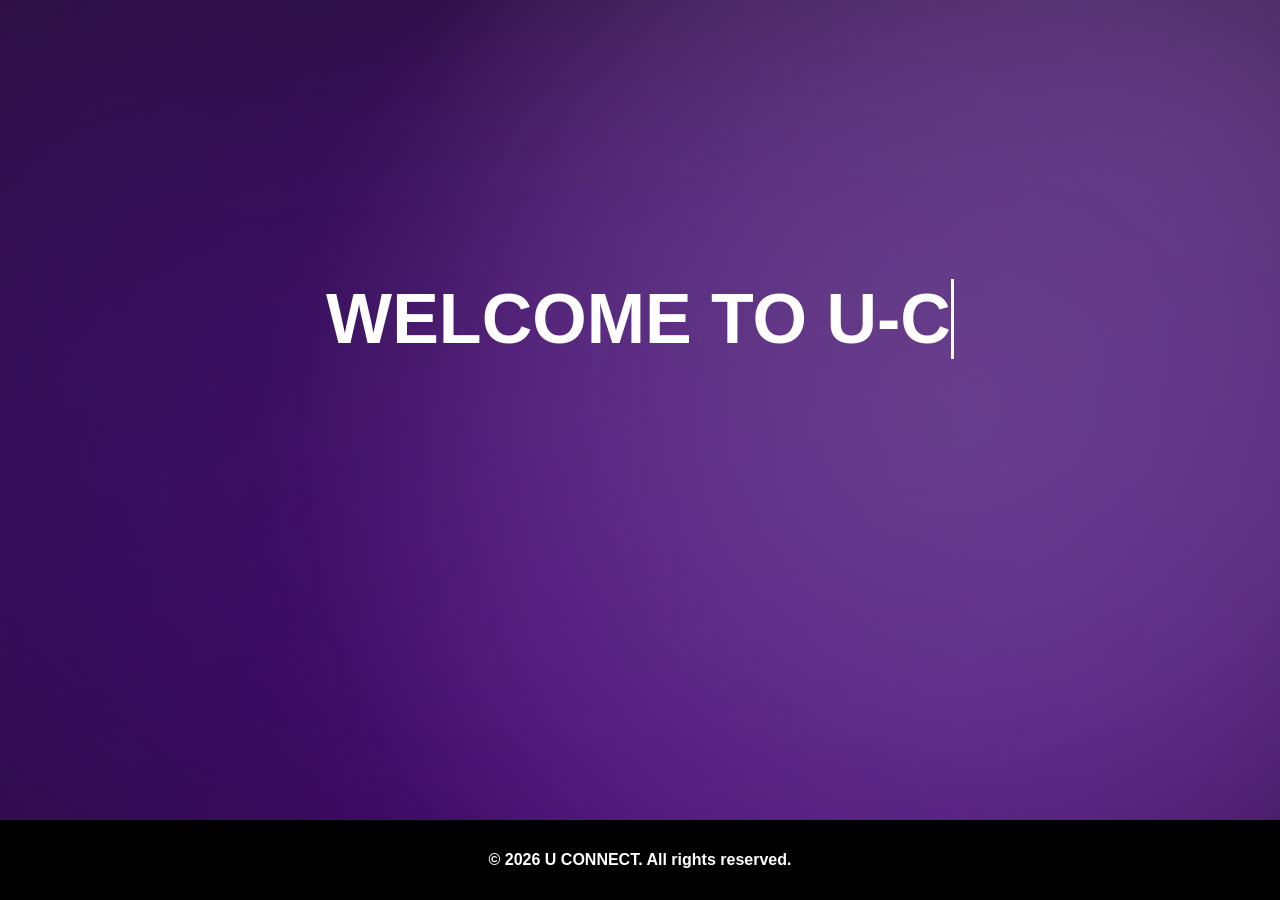
<file: index.html>
<!DOCTYPE html>
<html lang="en">
<head>
    <meta charset="UTF-8">
    <meta name="viewport" content="width=device-width, initial-scale=1.0">
    <title>U CONNECT - Welcome</title>
    <link rel="stylesheet" href="css/indexstyle.css">
</head>
<body class="finisher-header">

    <!-- Finisher Header background target container -->
    <div class="header finisher-header" style="position: absolute; top: 0; left: 0; width: 100%; height: 100%; z-index: -1;"></div>
    
    <div class="main-content" style="display: flex; flex-direction: column; align-items: center; justify-content: center; position: relative; z-index: 1;">
        <h2 id="typing-heading" class="typewriter"></h2>

        <!-- Subtitle paragraph with fade-in class -->
        <p class="card-subtitle fade-in-element">U connect is to provide a seamless connection between students and event ticketing</p>

        <!-- Buttons container with fade-in class -->
        <div class="button-container fade-in-element">
            <a href="html/student-login.html" class="button">Login as Student</a>
            <a href="html/admin-login.html" class="button">Login as Admin</a>
        </div>
    </div>
<!-- Footer -->
    <footer class="footer" >
        <p>&copy; 2026 U CONNECT. All rights reserved.</p>
    </footer>
    <!-- Footer -->
   

    <!-- Scripts -->
    <script src="js/headeranimation.js" type="text/javascript"></script>
    <script src="js/finisher-header.es5.min (2).js" type="text/javascript"></script>
    <script src="js/finisher-config.js" type="text/javascript"></script>

</body>
</html>
</file>
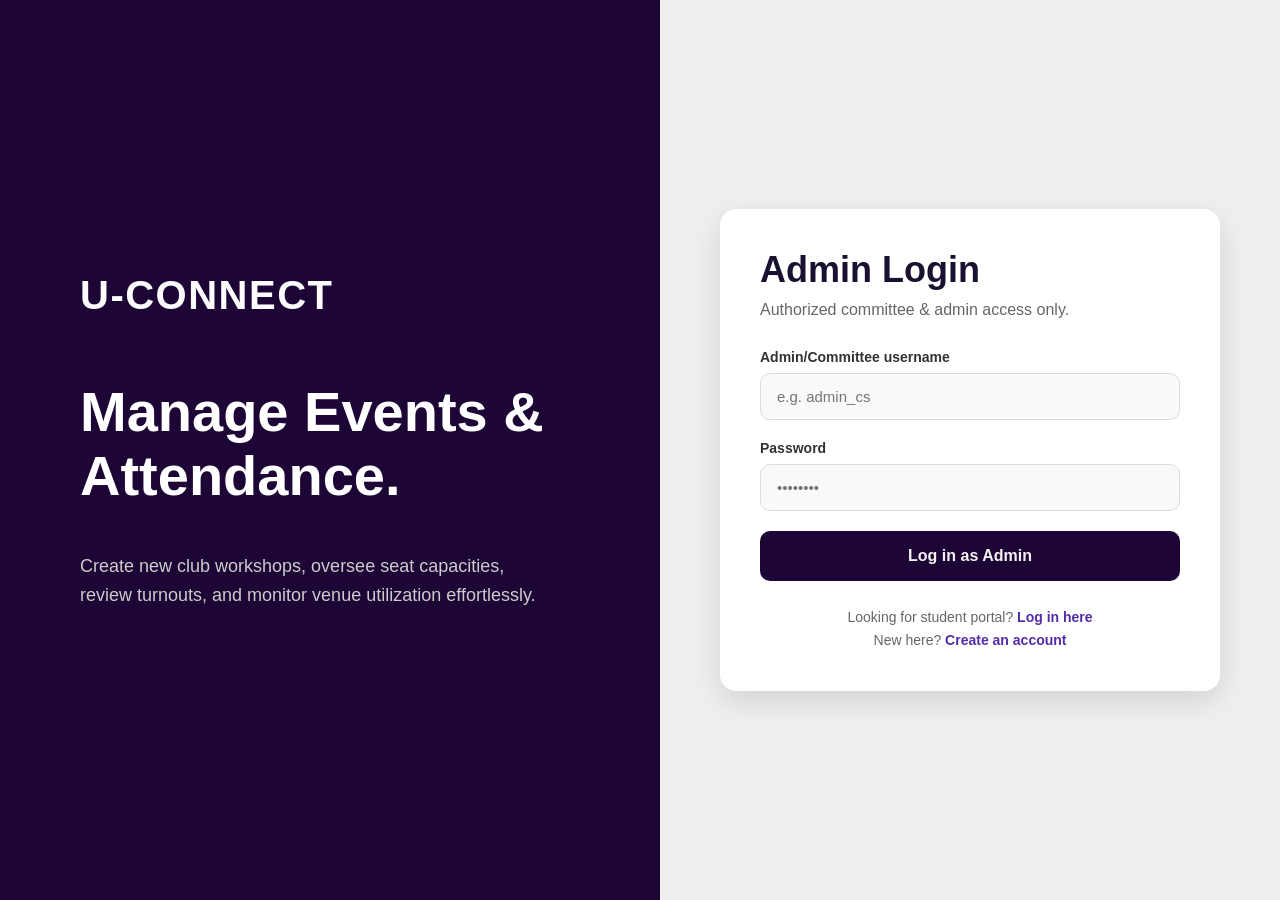
<file: html/admin-login.html>
<!doctype html>
<html lang="en">
<head>
    <meta charset="utf-8">
    <meta name="viewport" content="width=device-width, initial-scale=1">
    <title>U-connect - Admin Login</title>
    <link rel="stylesheet" href="../css/login.css">
</head>
<body>

    <div class="split-container">
        
        <!-- Left Brand / Info Panel (Admin Theme) -->
        <div class="left-panel admin-bg">
            <div class="brand-badge">U-CONNECT</div>
            <h1>Manage Events & Attendance.</h1>
            <p>Create new club workshops, oversee seat capacities, review turnouts, and monitor venue utilization effortlessly.</p>
        </div>

        <!-- Right Form Panel -->
        <div class="right-panel">
            <div class="form-box">
                <h2>Admin Login</h2>
                <p class="subtitle">Authorized committee & admin access only.</p>

                <!-- 1. ADJUSTED HERE: Added action="homepage.html" -->
                <form action="homepage.html" method="GET">
                    <div class="input-group">
                        <label>Admin/Committee username</label>
                        <input type="text" placeholder="e.g. admin_cs" required>
                    </div>

                    <div class="input-group">
                        <label>Password</label>
                        <input type="password" placeholder="••••••••" required>
                    </div>

                    <!-- 2. ADJUSTED HERE: Changed <a> back to a submit <button> -->
                    <button type="submit" class="submit-btn admin-btn">Log in as Admin</button>
                </form>

                <div class="footer-links">
                    Looking for student portal? <a href="student-login.html">Log in here</a><br>
                    New here? <a href="register.html">Create an account</a>
                </div>
            </div>
        </div>

    </div>

</body>
</html>
</file>
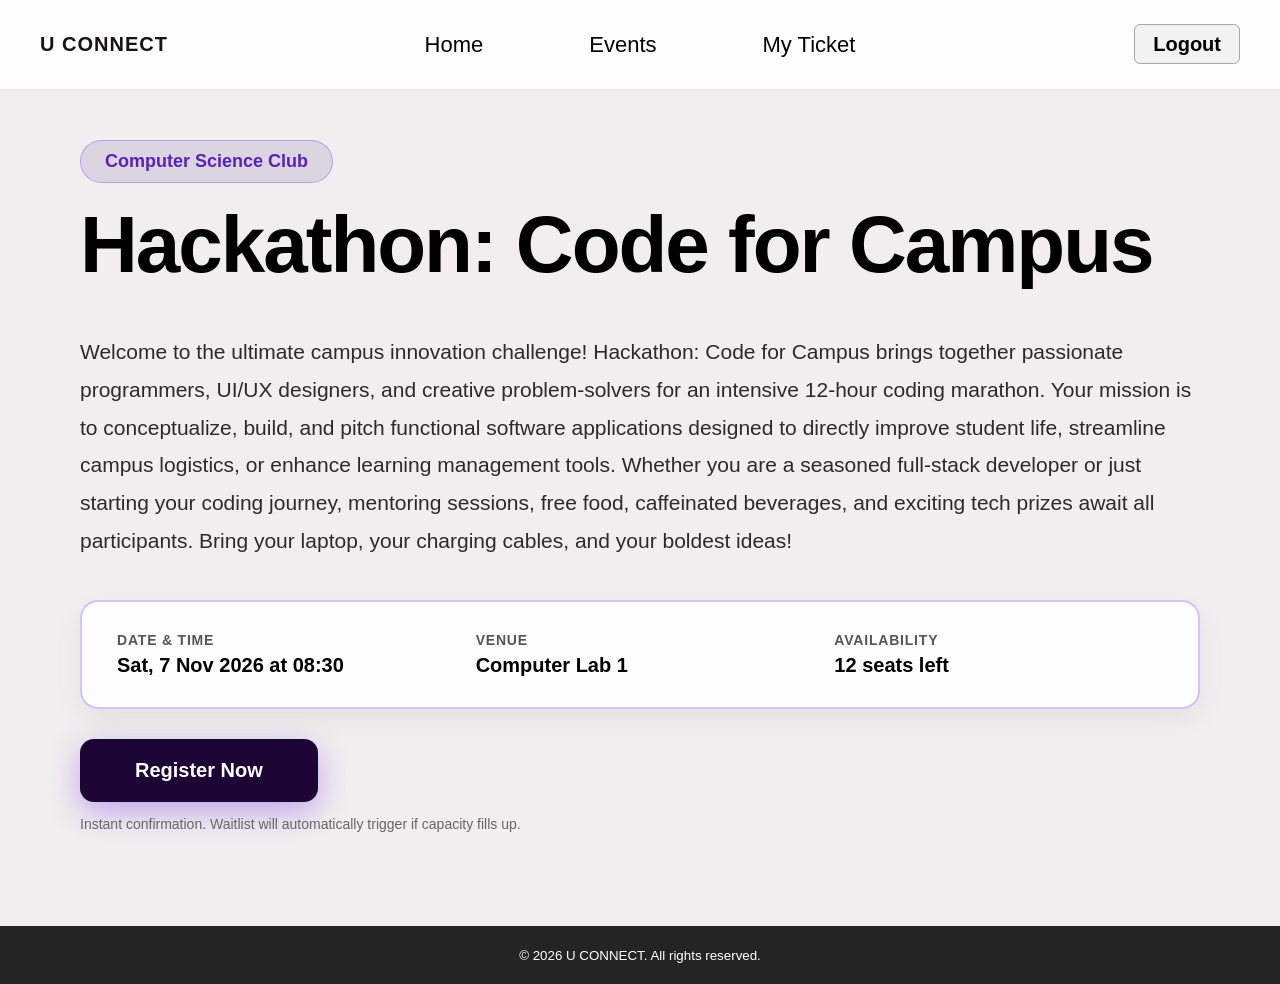
<file: html/event-detail.html>
<!doctype html>
<html lang="en">
<head>
  <meta charset="utf-8">
  <meta name="viewport" content="width=device-width, initial-scale=1">
  <title>U CONNECT - Event Details</title>
  <link rel="stylesheet" href="../css/eventdetail.css">
</head>
<body>

   <!-- Sticky Glass Navbar -->
  <header class="nav">
    <div class="nav-brand">
      <a href="#">U CONNECT</a>
    </div>
    <ul class="nav-links">
      <li><a href="homepage.html">Home</a></li>
      <li><a href="event.html">Events</a></li>
      <li><a href="myticket.html">My Ticket</a></li>
    </ul>

    <div class="nav-logout">
      <a href="index.html" class="btn-logout">Logout</a>
    </div>
  </header>

  <main class="events-container">
  <div class="event-details-single-card">
    
    <!-- Category Badge -->
    <span class="ticket-badge">Computer Science Club</span>

    <!-- Giant Title at the Top Left -->
    <h1 class="event-hero-title">Hackathon: Code for Campus</h1>

    <!-- Description below the title -->
    <p class="event-long-description">
      Welcome to the ultimate campus innovation challenge! Hackathon: Code for Campus brings together 
      passionate programmers, UI/UX designers, and creative problem-solvers for an intensive 12-hour 
      coding marathon. Your mission is to conceptualize, build, and pitch functional software applications 
      designed to directly improve student life, streamline campus logistics, or enhance learning management tools. 
      Whether you are a seasoned full-stack developer or just starting your coding journey, mentoring sessions, 
      free food, caffeinated beverages, and exciting tech prizes await all participants. Bring your laptop, 
      your charging cables, and your boldest ideas!
    </p>

    <!-- Event Info Box -->
    <div class="event-info-section">
      <div class="info-item">
        <span class="info-label">Date & Time</span>
        <span class="info-value">Sat, 7 Nov 2026 at 08:30</span>
      </div>
      <div class="info-item">
        <span class="info-label">Venue</span>
        <span class="info-value">Computer Lab 1</span>
      </div>
      <div class="info-item">
        <span class="info-label">Availability</span>
        <span class="info-value">12 seats left</span>
      </div>
    </div>

    <!-- Registration Form & Button -->
    <form action="myticket.html" method="GET" class="registration-form">
  <input type="hidden" name="event_id" value="1">
  <button type="submit" class="btn-register-now">Register Now</button>
</form>

<p class="waitlist-notice">Instant confirmation. Waitlist will automatically trigger if capacity fills up.</p>
</main>


  <!-- Footer -->
  <footer id="contact" class="footer">
    <div class="container"><small>&copy; 2026 U CONNECT. All rights reserved.</small></div>
  </footer>

</body>
</html>
</file>
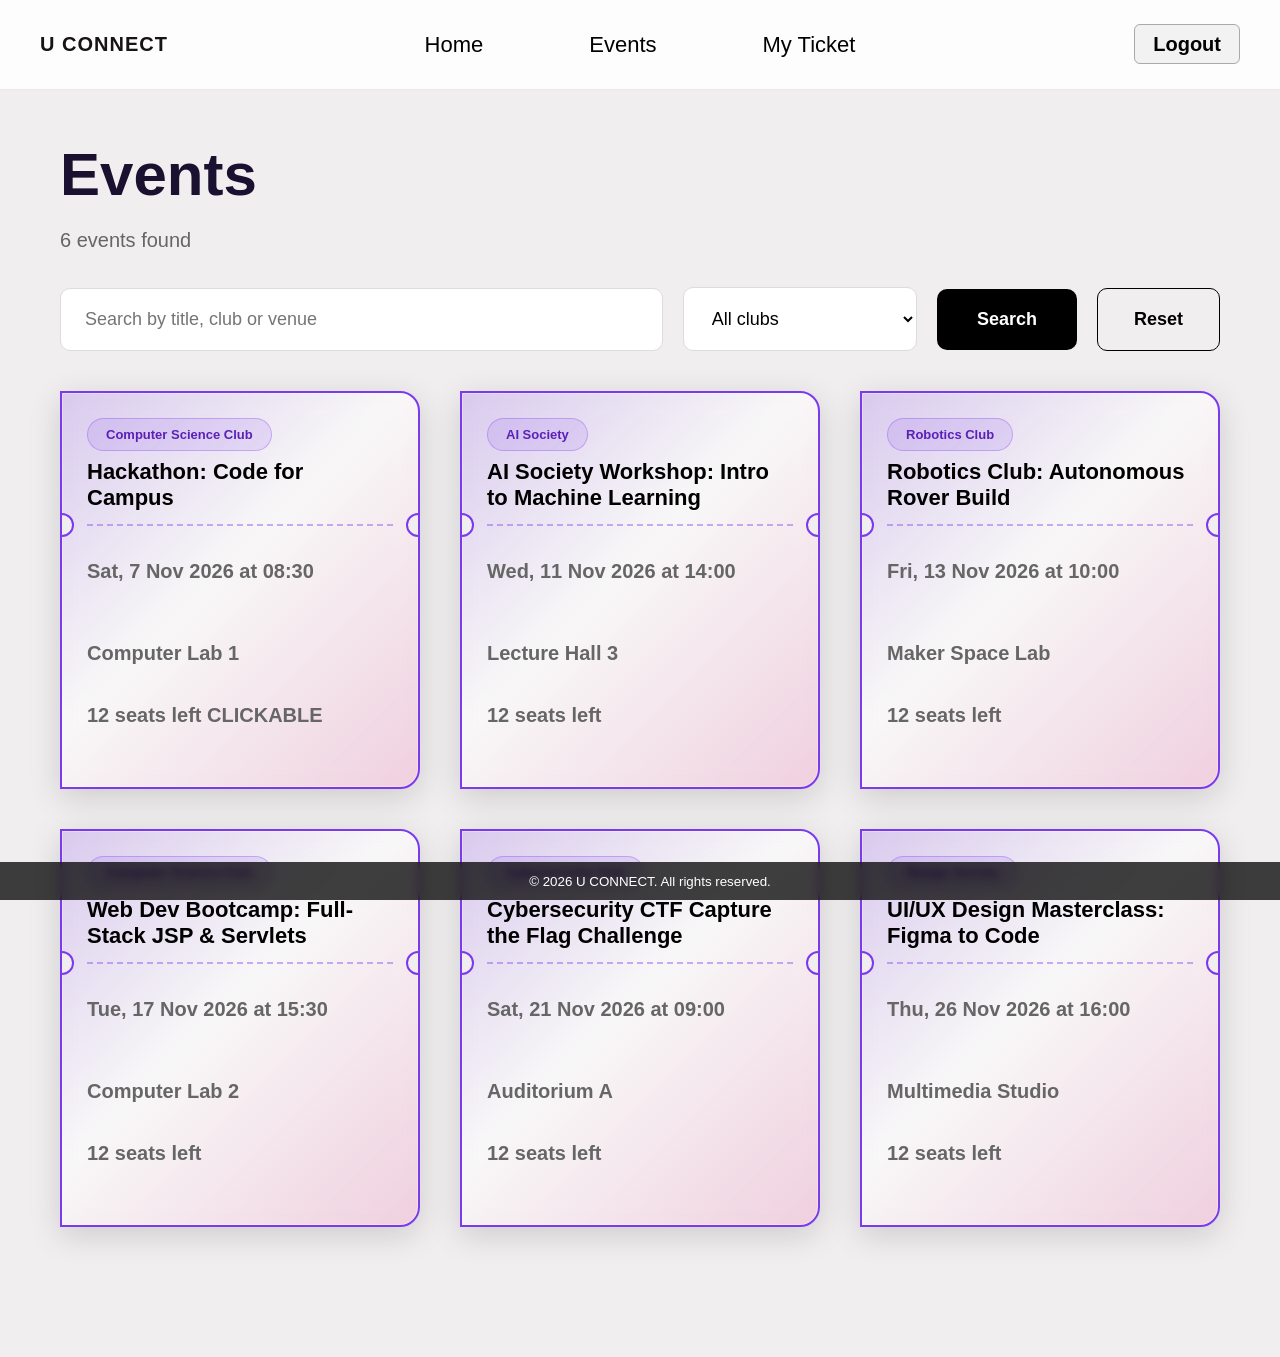
<file: html/event.html>
<!doctype html>
<html lang="en">
<head>
  <meta charset="utf-8">
  <meta name="viewport" content="width=device-width, initial-scale=1">
  <title>U CONNECT - Events</title>
  <link rel="stylesheet" href="../css/event.css">
</head>
<body>

  <!-- Sticky Glass Navbar -->
  <header class="nav">
    <div class="nav-brand">
      <a href="#">U CONNECT</a>
    </div>
    <ul class="nav-links">
      <li><a href="homepage.html">Home</a></li>
      <li><a href="event.html">Events</a></li>
      <li><a href="myticket.html">My Ticket</a></li>
    </ul>

    <div class="nav-logout">
      <a href="index.html" class="btn-logout">Logout</a>
    </div>
  </header>

  <!-- Main Events Container -->
  <main class="events-container">
    
    <!-- Page Header & Counter -->
    <h1>Events</h1>
    <p>6 events found</p>

    <!-- Search & Filter Bar -->
    <div class="search-filter-bar">
      <input type="text" placeholder="Search by title, club or venue">
      
      <select>
        <option value="all">All clubs</option>
        <option value="cs-club">Computer Science Club</option>
        <option value="robotic">Robotics Club</option>
        <option value="ai-society">AI Society</option>
        <option value="cyber">Cybersecurity Club</option>
        <option value="design">Design Society</option>
      </select>

      <button type="button" class="btn-search">Search</button>
      <button type="button" class="btn-reset">Reset</button>
    </div>

    <!-- All cards here -->
    <div class="events-list">

      <!-- Card 1 -->
      <a href="event-detail.html" class="ticket-card">
        <div>
          <span class="ticket-badge">Computer Science Club</span>
          <h3 class="ticket-title">Hackathon: Code for Campus</h3>
        </div>
        <div class="ticket-details">
          <p class="ticket-datetime">Sat, 7 Nov 2026 at 08:30</p>
          <p class="ticket-venue">Computer Lab 1</p>
          <p class="ticket-seats">12 seats left CLICKABLE</p>
        </div>
      </a>

      <!-- Card 2 -->
      <a href="event-details.jsp?id=2" class="ticket-card">
        <div>
          <span class="ticket-badge">AI Society</span>
          <h3 class="ticket-title">AI Society Workshop: Intro to Machine Learning</h3>
        </div>
        <div class="ticket-details">
          <p class="ticket-datetime">Wed, 11 Nov 2026 at 14:00</p>
          <p class="ticket-venue">Lecture Hall 3</p>
          <p class="ticket-seats">12 seats left</p>
        </div>
      </a>

      <!-- Card 3 -->
      <a href="event-details.jsp?id=3" class="ticket-card">
        <div>
          <span class="ticket-badge">Robotics Club</span>
          <h3 class="ticket-title">Robotics Club: Autonomous Rover Build</h3>
        </div>
        <div class="ticket-details">
          <p class="ticket-datetime">Fri, 13 Nov 2026 at 10:00</p>
          <p class="ticket-venue">Maker Space Lab</p>
          <p class="ticket-seats">12 seats left</p>
        </div>
      </a>

      <!-- Card 4 -->
      <a href="event-details.jsp?id=4" class="ticket-card">
        <div>
          <span class="ticket-badge">Computer Science Club</span>
          <h3 class="ticket-title">Web Dev Bootcamp: Full-Stack JSP & Servlets</h3>
        </div>
        <div class="ticket-details">
          <p class="ticket-datetime">Tue, 17 Nov 2026 at 15:30</p>
          <p class="ticket-venue">Computer Lab 2</p>
          <p class="ticket-seats">12 seats left</p>
        </div>
      </a>

      <!-- Card 5 -->
      <a href="event-details.jsp?id=5" class="ticket-card">
        <div>
          <span class="ticket-badge">Cybersecurity Club</span>
          <h3 class="ticket-title">Cybersecurity CTF Capture the Flag Challenge</h3>
        </div>
        <div class="ticket-details">
          <p class="ticket-datetime">Sat, 21 Nov 2026 at 09:00</p>
          <p class="ticket-venue">Auditorium A</p>
          <p class="ticket-seats">12 seats left</p>
        </div>
      </a>

      <!-- Card 6 -->
      <a href="event-details.jsp?id=6" class="ticket-card">
        <div>
          <span class="ticket-badge">Design Society</span>
          <h3 class="ticket-title">UI/UX Design Masterclass: Figma to Code</h3>
        </div>
        <div class="ticket-details">
          <p class="ticket-datetime">Thu, 26 Nov 2026 at 16:00</p>
          <p class="ticket-venue">Multimedia Studio</p>
          <p class="ticket-seats">12 seats left</p>
        </div>
      </a>

    </div>

  </main>

  <!-- Footer -->
  <footer id="contact" class="footer">
    <div class="container"><small>&copy; 2026 U CONNECT. All rights reserved.</small></div>
  </footer>

</body>
</html>
</file>
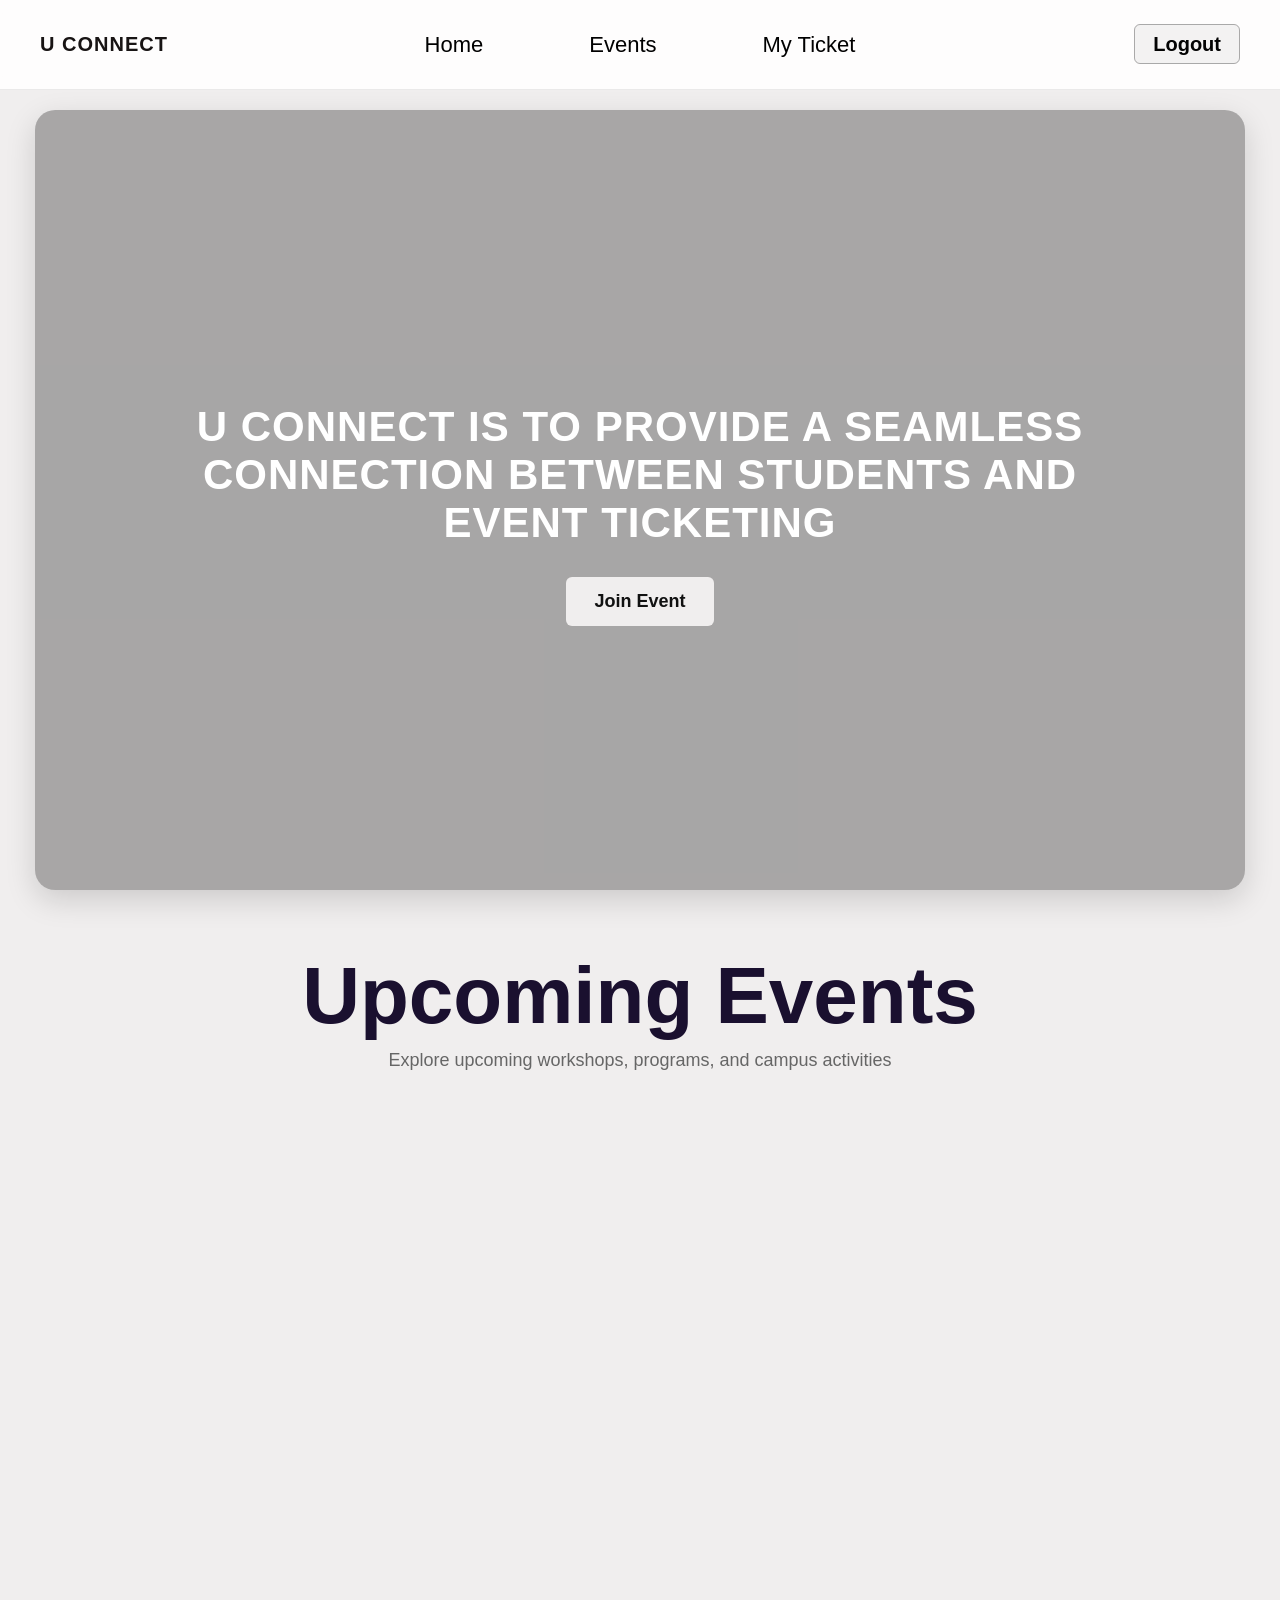
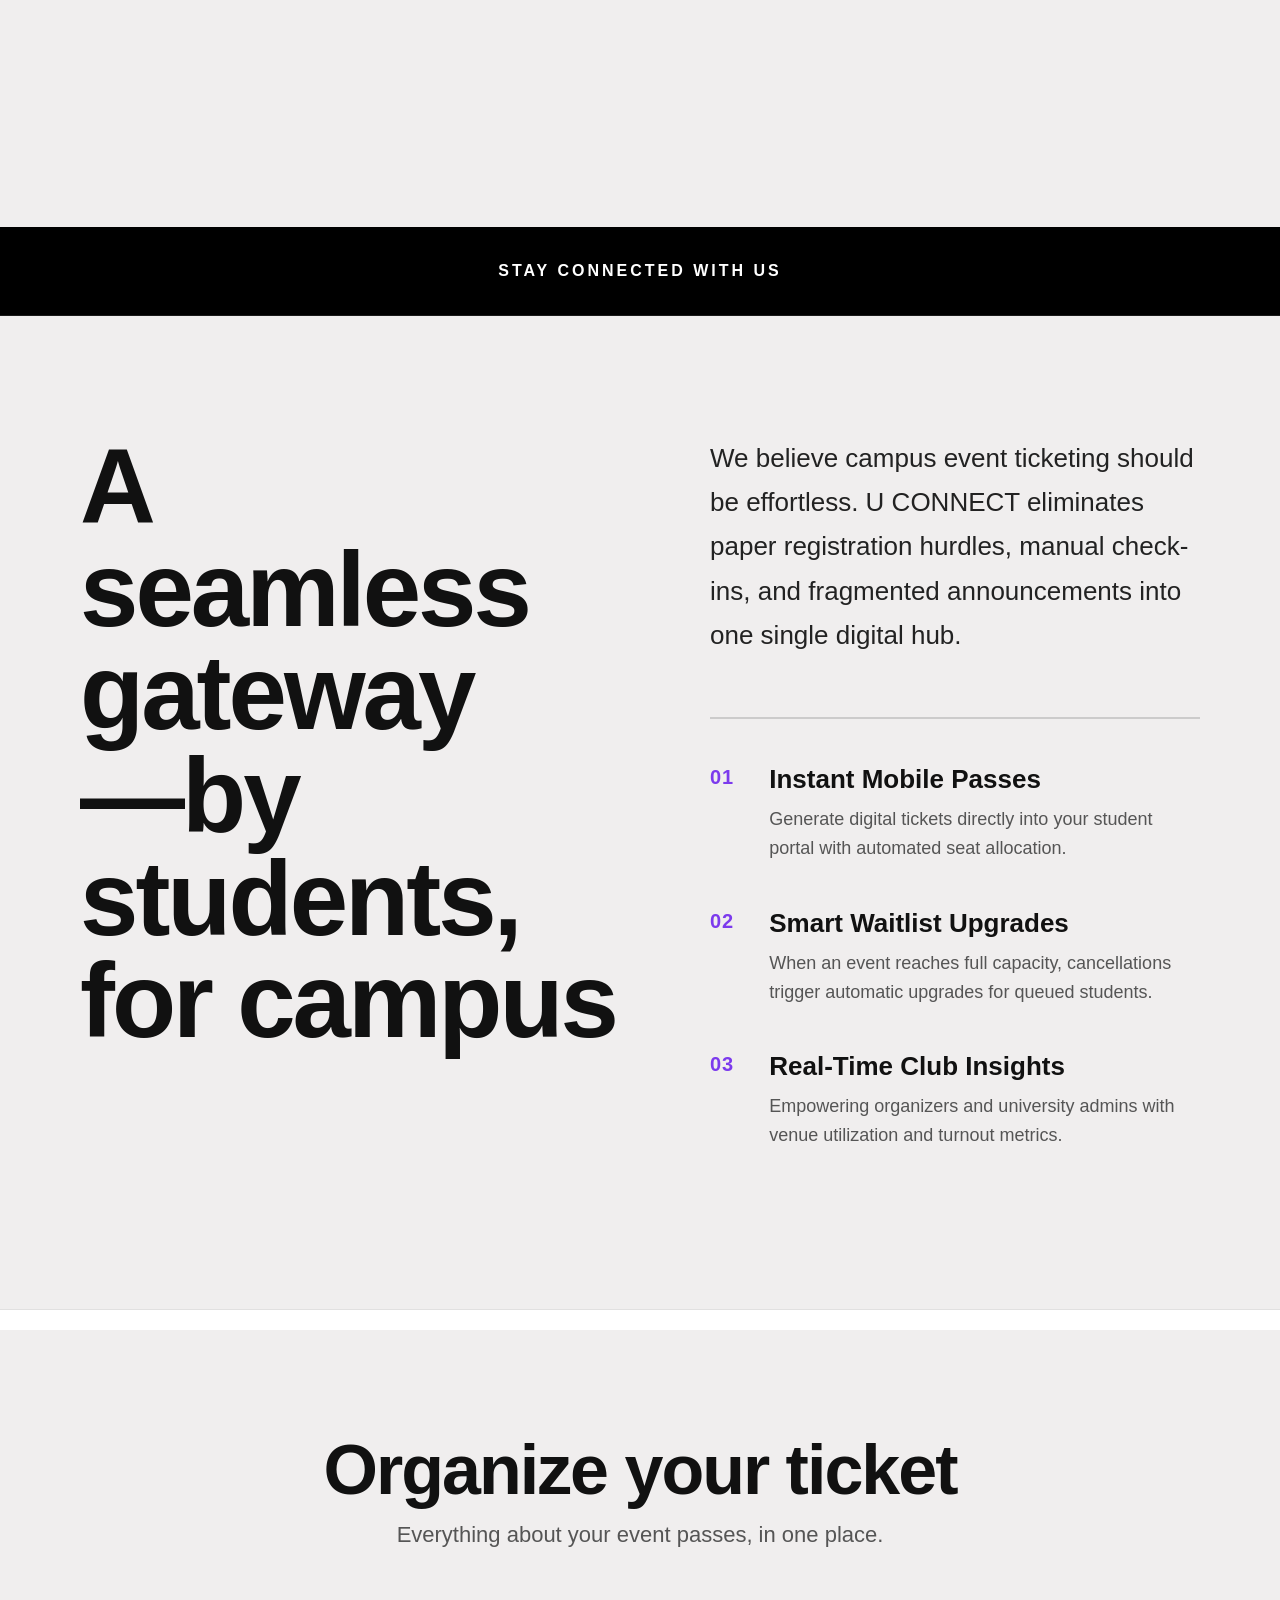
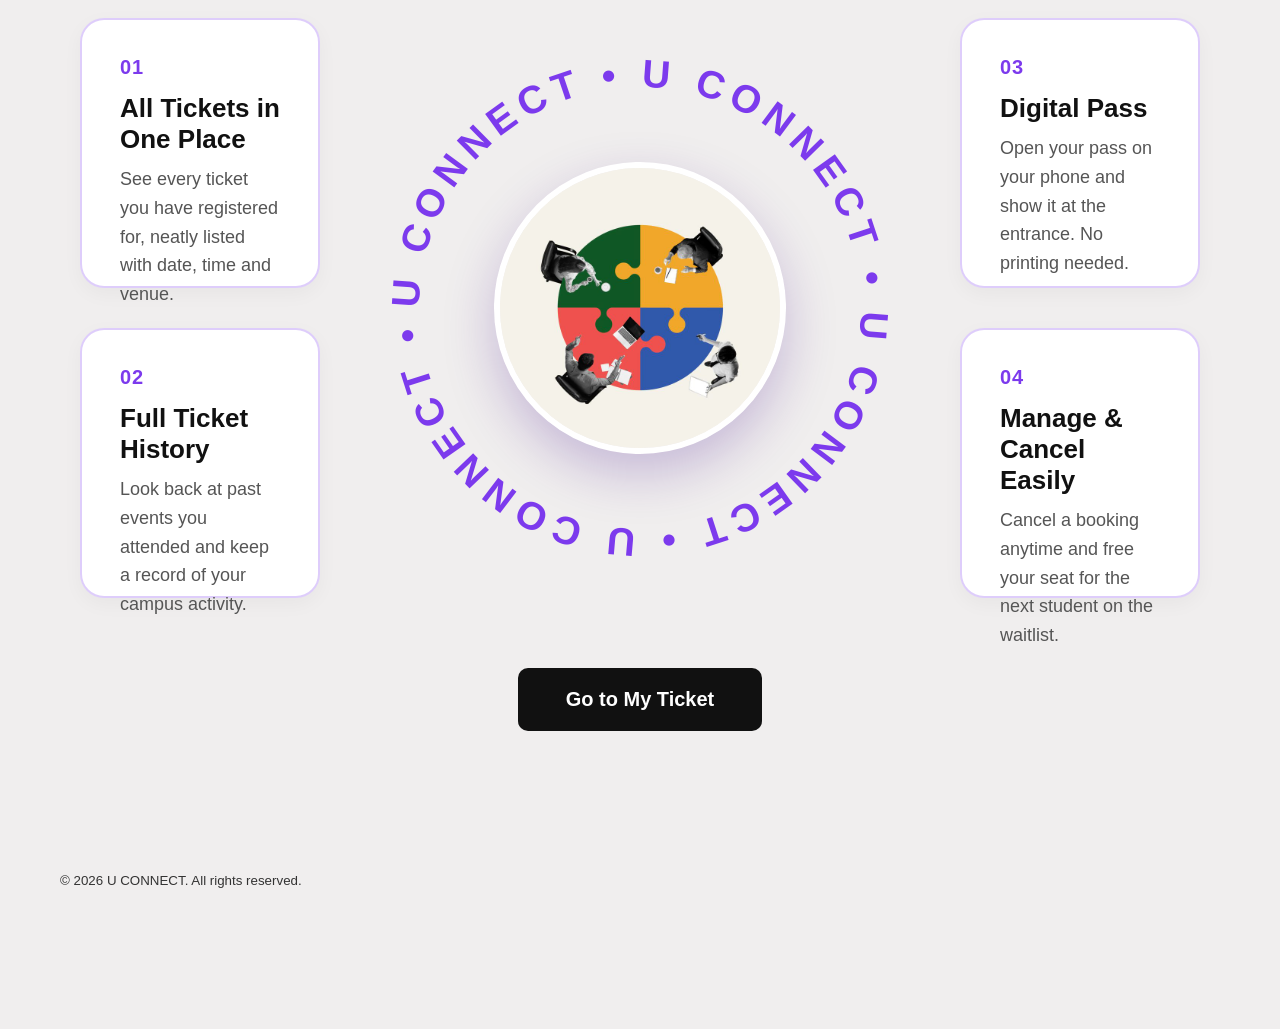
<file: html/homepage.html>
<!doctype html>
<html lang="en">
<head>
  <meta charset="utf-8">
  <meta name="viewport" content="width=device-width, initial-scale=1">
  <title>U CONNECT</title>
  <link rel="stylesheet" href="../css/homepage.css">
</head>
<body>

  <!-- Sticky Glass Navbar -->
  <header class="nav">
    <div class="nav-brand">
      <a href="#">U CONNECT</a>
    </div>
    <ul class="nav-links">
      <li><a href="#">Home</a></li>
      <li><a href="event.html">Events</a></li>
      <li><a href="myticket.html">My Ticket</a></li>
    </ul>

    <div class="nav-logout">
      <a href="../index.html" class="btn-logout">Logout</a>
    </div>
  </header>

  <!-- Hero Section with Background Video -->
  <div class="hero-video-container">
    <video autoplay muted loop playsinline class="bg-video">
      <source src="../pic/move.mp4" type="video/mp4">
    </video>

    <!-- Dark Overlay -->
    <div class="video-overlay"></div>

    <!-- Hero Content -->
    <div class="hero-content">
      <h1>U CONNECT IS TO PROVIDE A SEAMLESS CONNECTION BETWEEN STUDENTS AND EVENT TICKETING</h1>
      <div class="hero-buttons">
        <a href="html/student-login.html" class="btn-main">Join Event</a>
      </div>
    </div>
  </div>

<!-- Upcoming Events Section -->
<section class="upcoming-section">
  <div class="upcoming-header">
    <div>
      <h2>Upcoming Events</h2>
      <p>Explore upcoming workshops, programs, and campus activities</p>
    </div>
  </div> 

    <div class="upcoming-events-square-box">
  <div class="square-box-header">
  </div>

  <div class="event-list-stack">
    
    <!-- Event Item 1 -->
    <a href="event-details.jsp?id=2" class="square-event-item">
      <!-- LEFT: Purple Puzzle-Style Date Box -->
      <div class="date-box">
        <span class="date-day">11</span>
        <span class="date-month">NOV</span>
      </div>

      <!-- RIGHT: Event Info Details -->
      <div class="item-content-right">
        <div class="item-top-row">
          <span class="item-badge">AI Society</span>
          <span class="item-seats">15 seats left</span>
        </div>
        <h4 class="item-title">Intro to Machine Learning Workshop</h4>
        <p class="item-meta"> Wed at 14:00 |  Lecture Hall 3</p>
      </div>
    </a>

    <!-- Event Item 2 -->
    <a href="event-details.jsp?id=3" class="square-event-item">
      <!-- LEFT: Purple Puzzle-Style Date Box -->
      <div class="date-box">
        <span class="date-day">13</span>
        <span class="date-month">NOV</span>
      </div>

      <!-- RIGHT: Event Info Details -->
      <div class="item-content-right">
        <div class="item-top-row">
          <span class="item-badge">Robotics Club</span>
          <span class="item-seats">8 seats left</span>
        </div>
        <h4 class="item-title">Autonomous Rover Build Session</h4>
        <p class="item-meta">Fri at 10:00 |  Maker Space Lab</p>
      </div>
    </a>

    <!-- Event Item 3 -->
    <a href="event-details.jsp?id=4" class="square-event-item">
      <!-- LEFT: Purple Puzzle-Style Date Box -->
      <div class="date-box">
        <span class="date-day">17</span>
        <span class="date-month">NOV</span>
      </div>

      <!-- RIGHT: Event Info Details -->
      <div class="item-content-right">
        <div class="item-top-row">
          <span class="item-badge">Computer Science Club</span>
          <span class="item-seats">12 seats left</span>
        </div>
        <h4 class="item-title">Web Dev Bootcamp: Full-Stack JSP</h4>
        <p class="item-meta"> Tue at 15:30 |  Computer Lab 2</p>
      </div>
    </a>
<a href="event.html" class="view-all-link">View All </a>
  </div>
</div>



<!--ABOUT US SECTION-->

<!-- Full-Width Transition Bar (Dividing Upper Content & Editorial Section) -->
<div class="transition-divider-bar">
  <div class="transition-inner">
    <span>STAY CONNECTED WITH US</span>
  </div>
</div>

<!-- Full-Width Editorial About Section (Unboxed, Massive Open Layout) -->
<section class="editorial-about-section">
  <div class="editorial-container">
    
    <!-- Left Side: Massive Title -->
    <div class="editorial-left">
      <h2 class="editorial-title">
        A seamless gateway<br>
        —by students, for campus
      </h2>
    </div>

    <!-- Right Side: Large Lead Text & Numbered Points -->
    <div class="editorial-right">
      <p class="editorial-lead">
        We believe campus event ticketing should be effortless. U CONNECT eliminates paper registration hurdles, manual check-ins, and fragmented announcements into one single digital hub.
      </p>

      <div class="editorial-points">
        <div class="point-row">
          <span class="point-num">01</span>
          <div class="point-text">
            <h4>Instant Mobile Passes</h4>
            <p>Generate digital tickets directly into your student portal with automated seat allocation.</p>
          </div>
        </div>

        <div class="point-row">
          <span class="point-num">02</span>
          <div class="point-text">
            <h4>Smart Waitlist Upgrades</h4>
            <p>When an event reaches full capacity, cancellations trigger automatic upgrades for queued students.</p>
          </div>
        </div>

        <div class="point-row">
          <span class="point-num">03</span>
          <div class="point-text">
            <h4>Real-Time Club Insights</h4>
            <p>Empowering organizers and university admins with venue utilization and turnout metrics.</p>
          </div>
        </div>
      </div>
    </div>

  </div>
</section>



<!-- MY TICKET FEATURES SECTION -->
<section class="ticket-features-section">
  <div class="tf-heading reveal-up">
    <h2>Organize your ticket</h2>
    <p>Everything about your event passes, in one place.</p>
  </div>

  <div class="tf-layout">

    <!-- LEFT CARDS -->
    <div class="tf-col">
      <div class="tf-card reveal-up">
        <span class="tf-num">01</span>
        <h4>All Tickets in One Place</h4>
        <p>See every ticket you have registered for, neatly listed with date, time and venue.</p>
      </div>
      <div class="tf-card tf-offset reveal-up">
        <span class="tf-num">02</span>
        <h4>Full Ticket History</h4>
        <p>Look back at past events you attended and keep a record of your campus activity.</p>
      </div>
    </div>

    <!-- CENTER: ROTATING TEXT + CIRCLE PICTURE -->
    <div class="tf-center reveal-up">
      <svg class="tf-ring" viewBox="0 0 400 400" aria-hidden="true">
        <defs>
          <path id="ringPath" d="M 200,200 m -170,0 a 170,170 0 1,1 340,0 a 170,170 0 1,1 -340,0"/>
        </defs>
        <text>
          <textPath href="#ringPath" textLength="1055" lengthAdjust="spacing">
            U CONNECT • U CONNECT • U CONNECT • U CONNECT •
          </textPath>
        </text>
      </svg>
      <img src="../pic/about.jpg" alt="U CONNECT" class="tf-photo">
    </div>

    <!-- RIGHT CARDS -->
    <div class="tf-col">
      <div class="tf-card reveal-up">
        <span class="tf-num">03</span>
        <h4>Digital Pass</h4>
        <p>Open your pass on your phone and show it at the entrance. No printing needed.</p>
      </div>
      <div class="tf-card reveal-up">
        <span class="tf-num">04</span>
        <h4>Manage &amp; Cancel Easily</h4>
        <p>Cancel a booking anytime and free your seat for the next student on the waitlist.</p>
      </div>
    </div>

  </div>

    <div class="tf-btn-wrap">
    <a href="myticket.html" class="tf-btn">Go to My Ticket</a>
  </div>
  
</section>


  <!-- Footer -->
  <footer id="contact" class="footer">
    <div class="container"><small>&copy; 2026 U CONNECT. All rights reserved.</small></div>
  </footer>


  <script src="../js/headeranimation.js" type="text/javascript"></script>


</body>
</html>
</file>
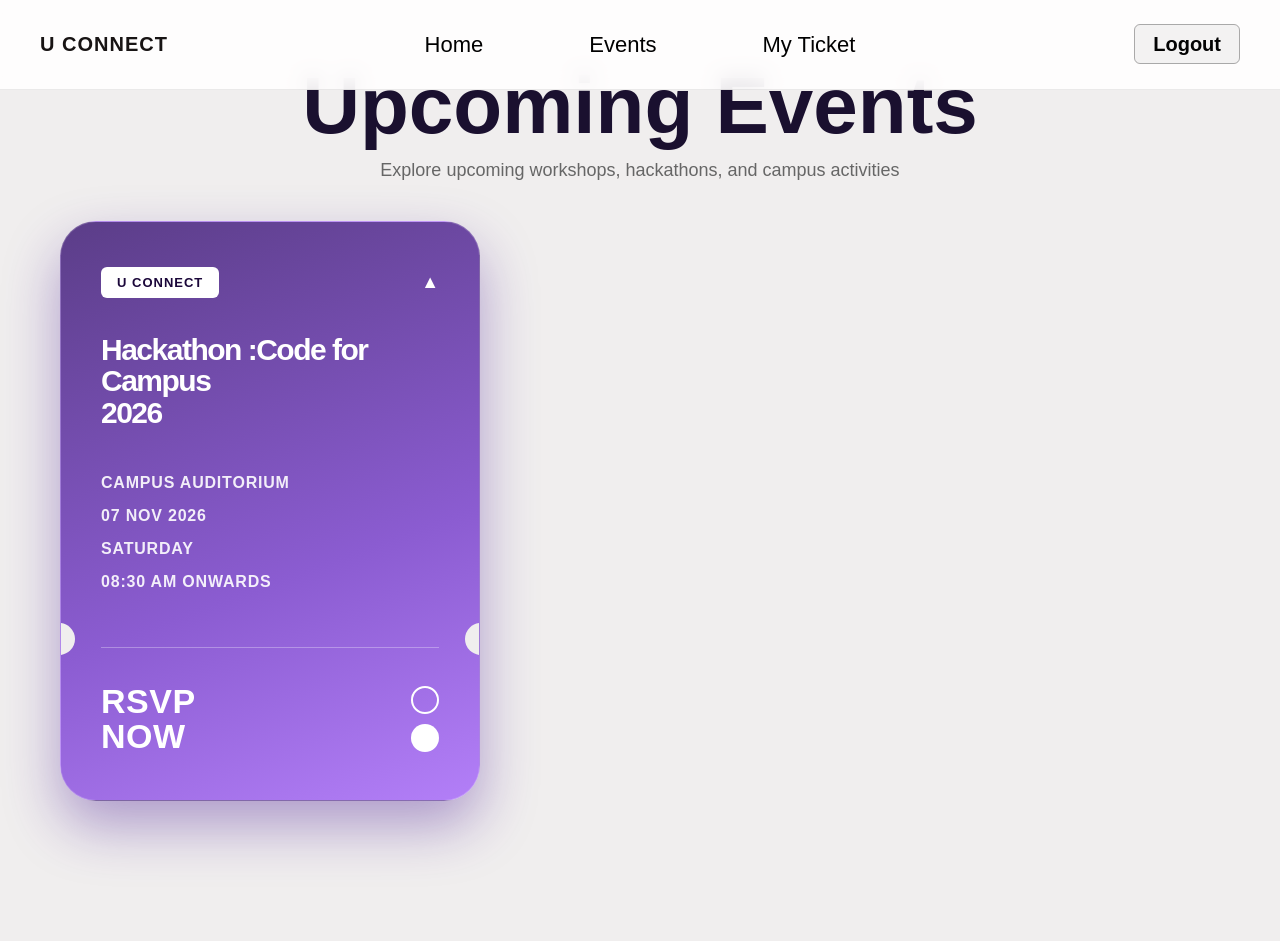
<file: html/myticket-detail.html>
<!doctype html>
<html lang="en">
<head>
  <meta charset="utf-8">
  <meta name="viewport" content="width=device-width, initial-scale=1">
  <title>U CONNECT</title>
  <link rel="stylesheet" href="../css/myticket-detail.css">
</head>
<body>

  <!-- Sticky Glass Navbar -->
  <header class="nav">
    <div class="nav-brand">
      <a href="#">U CONNECT</a>
    </div>
    <ul class="nav-links">
      <li><a href="#">Home</a></li>
      <li><a href="event.html">Events</a></li>
      <li><a href="myticket.html">My Ticket</a></li>
    </ul>

    <div class="nav-logout">
      <a href="index.html" class="btn-logout">Logout</a>
    </div>
  </header>

  

<!-- Upcoming Events Section -->
<section class="upcoming-section">
  <div class="upcoming-header">
    <div>
      <h2>Upcoming Events</h2>
      <p>Explore upcoming workshops, hackathons, and campus activities</p>
    </div>
  </div>

  <!-- Content Layout: Left Ticket + Right Square Event Box -->
  <div class="upcoming-content-layout">
    
    <!-- Left Area: Featured Vertical Ticket Card -->
    <div class="featured-ticket-card">
      <div class="ticket-top">
        <div class="ticket-logo">U CONNECT</div>
        <div class="ticket-badge-triangle">▲</div>
      </div>
      
      <div class="ticket-title-group">
        <span class="ticket-title-line1">Hackathon :Code for Campus</span>
        <span class="ticket-title-line2">2026</span>
      </div>

      <div class="ticket-info-block">
        <p class="ticket-location">CAMPUS AUDITORIUM</p>
        <p class="ticket-date">07 NOV 2026</p>
        <p class="ticket-day">SATURDAY</p>
        <p class="ticket-time">08:30 AM ONWARDS</p>
      </div>

      <div class="ticket-divider-notch"></div>

      <div class="ticket-bottom">
        <div class="ticket-rsvp-text">
          <span>RSVP</span>
          <span>NOW</span>
        </div>
        <div class="ticket-circles">
          <div class="circle-outline"></div>
          <div class="circle-solid"></div>
        </div>
      </div>
    </div>

</section>

 

</body>
</html>
</file>
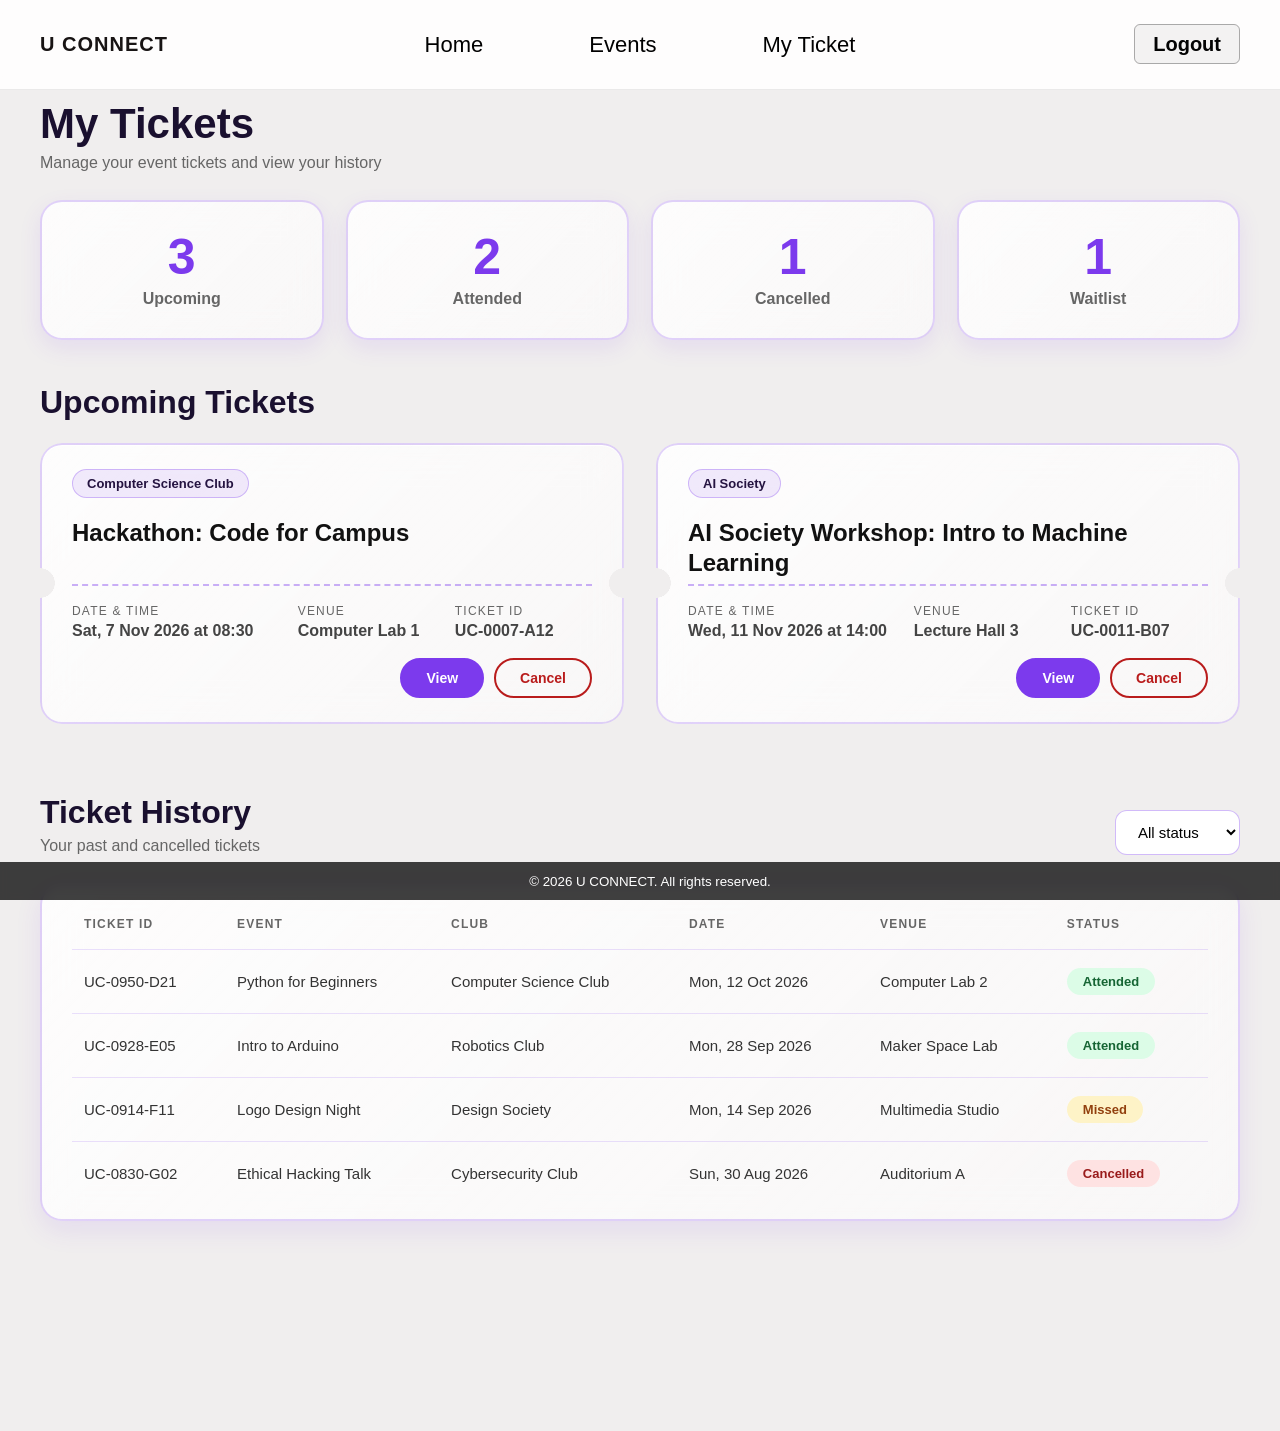
<file: html/myticket.html>
<!doctype html>
<html lang="en">
<head>
  <meta charset="utf-8">
  <meta name="viewport" content="width=device-width, initial-scale=1">
  <title>U CONNECT - My Ticket</title>
  <link rel="stylesheet" href="../css/event.css">
  <link rel="stylesheet" href="../css/myticket.css">
</head>
<body>

  <!-- Sticky Glass Navbar -->
  <header class="nav">
    <div class="nav-brand">
      <a href="#">U CONNECT</a>
    </div>
    <ul class="nav-links">
      <li><a href="homepage.html">Home</a></li>
      <li><a href="event.html">Events</a></li>
      <li><a href="myticket.html">My Ticket</a></li>
    </ul>
    <div class="nav-logout">
      <a href="index.html" class="btn-logout">Logout</a>
    </div>
  </header>

  <main class="tp-container">

    <h1>My Tickets</h1>
    <p class="tp-sub">Manage your event tickets and view your history</p>

    <!-- Summary cards -->
    <div class="stats">
      <div class="stat-card"><span class="stat-num">3</span><span class="stat-label">Upcoming</span></div>
      <div class="stat-card"><span class="stat-num">2</span><span class="stat-label">Attended</span></div>
      <div class="stat-card"><span class="stat-num">1</span><span class="stat-label">Cancelled</span></div>
      <div class="stat-card"><span class="stat-num">1</span><span class="stat-label">Waitlist</span></div>
    </div>

    

       <!-- UPCOMING TICKETS -->
    <section class="tp-section">
      <h2>Upcoming Tickets</h2>

      <div class="tp-list">

        <!-- Ticket 1 -->
        <article class="tk">
          <div class="tk-top">
            <span class="ticket-badge">Computer Science Club</span>
            <h3 class="tk-title">Hackathon: Code for Campus</h3>
          </div>
          <div class="tk-divider"></div>
          <div class="tk-bottom">
            <div><span class="tk-label">Date &amp; time</span><span class="tk-value">Sat, 7 Nov 2026 at 08:30</span></div>
            <div><span class="tk-label">Venue</span><span class="tk-value">Computer Lab 1</span></div>
            <div><span class="tk-label">Ticket ID</span><span class="tk-value">UC-0007-A12</span></div>
            <div class="tk-actions">
              <button class="btn-mini">View</button>
              <button class="btn-mini outline">Cancel</button>
            </div>
          </div>
        </article>

        <!-- Ticket 2 -->
        <article class="tk">
          <div class="tk-top">
            <span class="ticket-badge">AI Society</span>
            <h3 class="tk-title">AI Society Workshop: Intro to Machine Learning</h3>
          </div>
          <div class="tk-divider"></div>
          <div class="tk-bottom">
            <div><span class="tk-label">Date &amp; time</span><span class="tk-value">Wed, 11 Nov 2026 at 14:00</span></div>
            <div><span class="tk-label">Venue</span><span class="tk-value">Lecture Hall 3</span></div>
            <div><span class="tk-label">Ticket ID</span><span class="tk-value">UC-0011-B07</span></div>
            <div class="tk-actions">
              <button class="btn-mini">View</button>
              <button class="btn-mini outline">Cancel</button>
            </div>
          </div>
        </article>

      </div>
    </section>

   

    <!-- TICKET HISTORY -->
    <section class="tp-section">
      <div class="section-head">
        <div>
          <h2>Ticket History</h2>
          <p class="tp-sub">Your past and cancelled tickets</p>
        </div>
        <select class="status-select">
          <option value="all">All status</option>
          <option value="attended">Attended</option>
          <option value="missed">Missed</option>
          <option value="cancelled">Cancelled</option>
        </select>
      </div>

      <div class="glass-panel table-wrap">
        <table class="history-table">
          <thead>
            <tr>
              <th>Ticket ID</th>
              <th>Event</th>
              <th>Club</th>
              <th>Date</th>
              <th>Venue</th>
              <th>Status</th>
            </tr>
          </thead>
          <tbody>
            <tr>
              <td>UC-0950-D21</td><td>Python for Beginners</td><td>Computer Science Club</td>
              <td>Mon, 12 Oct 2026</td><td>Computer Lab 2</td>
              <td><span class="pill attended">Attended</span></td>
            </tr>
            <tr>
              <td>UC-0928-E05</td><td>Intro to Arduino</td><td>Robotics Club</td>
              <td>Mon, 28 Sep 2026</td><td>Maker Space Lab</td>
              <td><span class="pill attended">Attended</span></td>
            </tr>
            <tr>
              <td>UC-0914-F11</td><td>Logo Design Night</td><td>Design Society</td>
              <td>Mon, 14 Sep 2026</td><td>Multimedia Studio</td>
              <td><span class="pill missed">Missed</span></td>
            </tr>
            <tr>
              <td>UC-0830-G02</td><td>Ethical Hacking Talk</td><td>Cybersecurity Club</td>
              <td>Sun, 30 Aug 2026</td><td>Auditorium A</td>
              <td><span class="pill cancelled">Cancelled</span></td>
            </tr>
          </tbody>
        </table>
      </div>
    </section>

  </main>

  <!-- Footer -->
  <footer id="contact" class="footer">
    <div class="container"><small>&copy; 2026 U CONNECT. All rights reserved.</small></div>
  </footer>

</body>
</html>
</file>
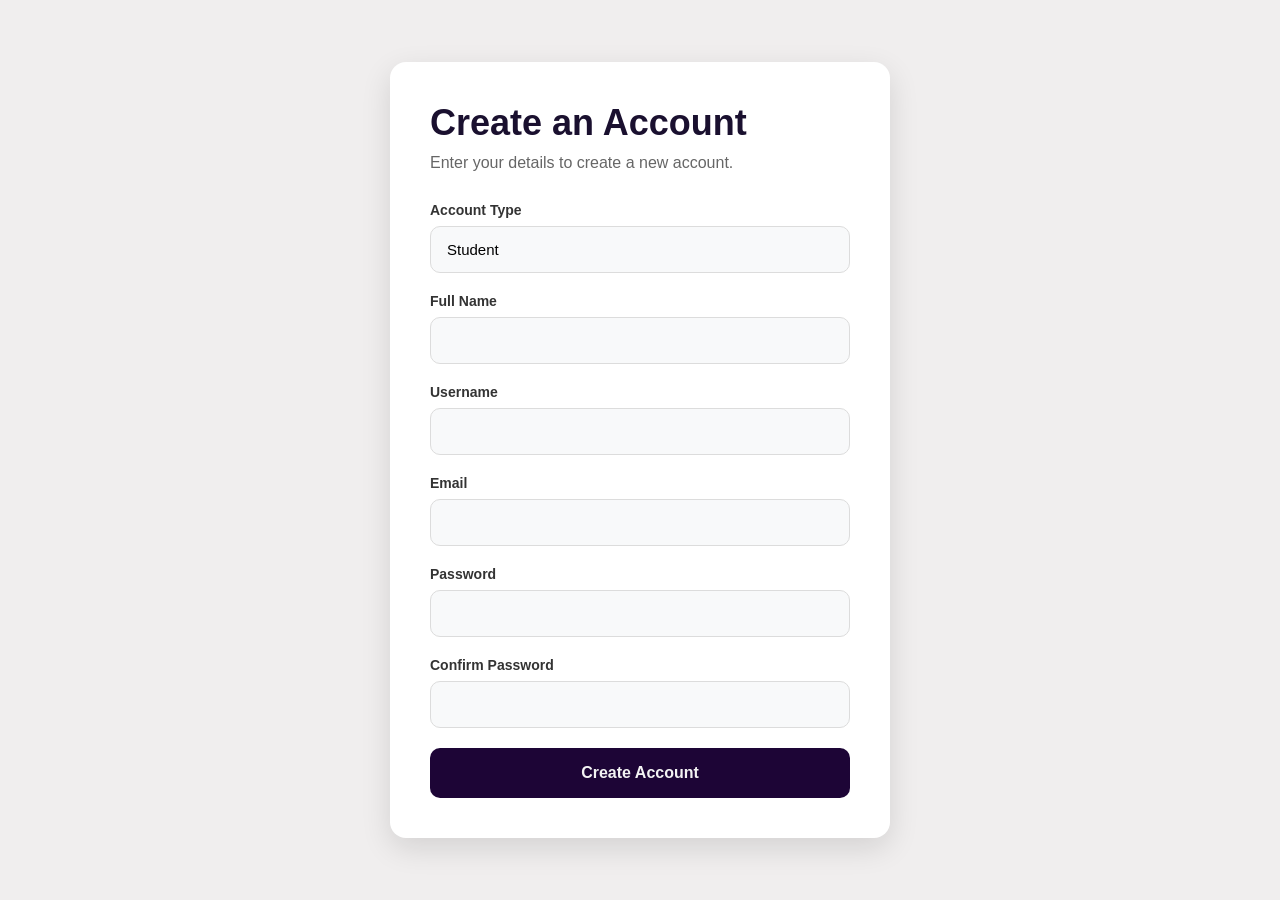
<file: html/register.html>
<!doctype html>
<html lang="en">
<head>
    <meta charset="utf-8">
    <meta name="viewport" content="width=device-width, initial-scale=1">
    <title>U-CONNECT - Student Login</title>
    <link rel="stylesheet" href="../css/login.css">
</head>
<body>

    <div class="container">
        
     
        <div class="right-panel">
            <div class="form-box">
                <h2>Create an Account</h2>
                <p class="subtitle">Enter your details to create a new account.</p>

            
                 <form action="student-login.html" method="GET">

                     <div class="input-group">
                        <label for="account-type">Account Type</label>
                        <select id="account-type" name="account-type" required>
                            <option value="student">Student</option>
                            <option value="admin-committee">Admin/Committee</option>
                        </select>
                    </div>
                    
                    <div class="input-group">
                        <label>Full Name</label>
                        <input type="text" required>
                    </div>

                    <div class="input-group">
                        <label> Username</label>
                        <input type="text" required>
                    </div>

                      <div class="input-group">
                        <label> Email</label>
                        <input type="email" required>
                    </div>

                     <div class="input-group">
                        <label>Password</label>
                        <input type="password" required>
                    </div>


                    <div class="input-group">
                        <label>Confirm Password</label>
                        <input type="password" required>
                    </div>
                    
                    <button type="submit" class="submit-btn admin-btn">Create Account</button>
                </form>

                
            </div>
        </div>

    </div>

</body>
</html>
</file>
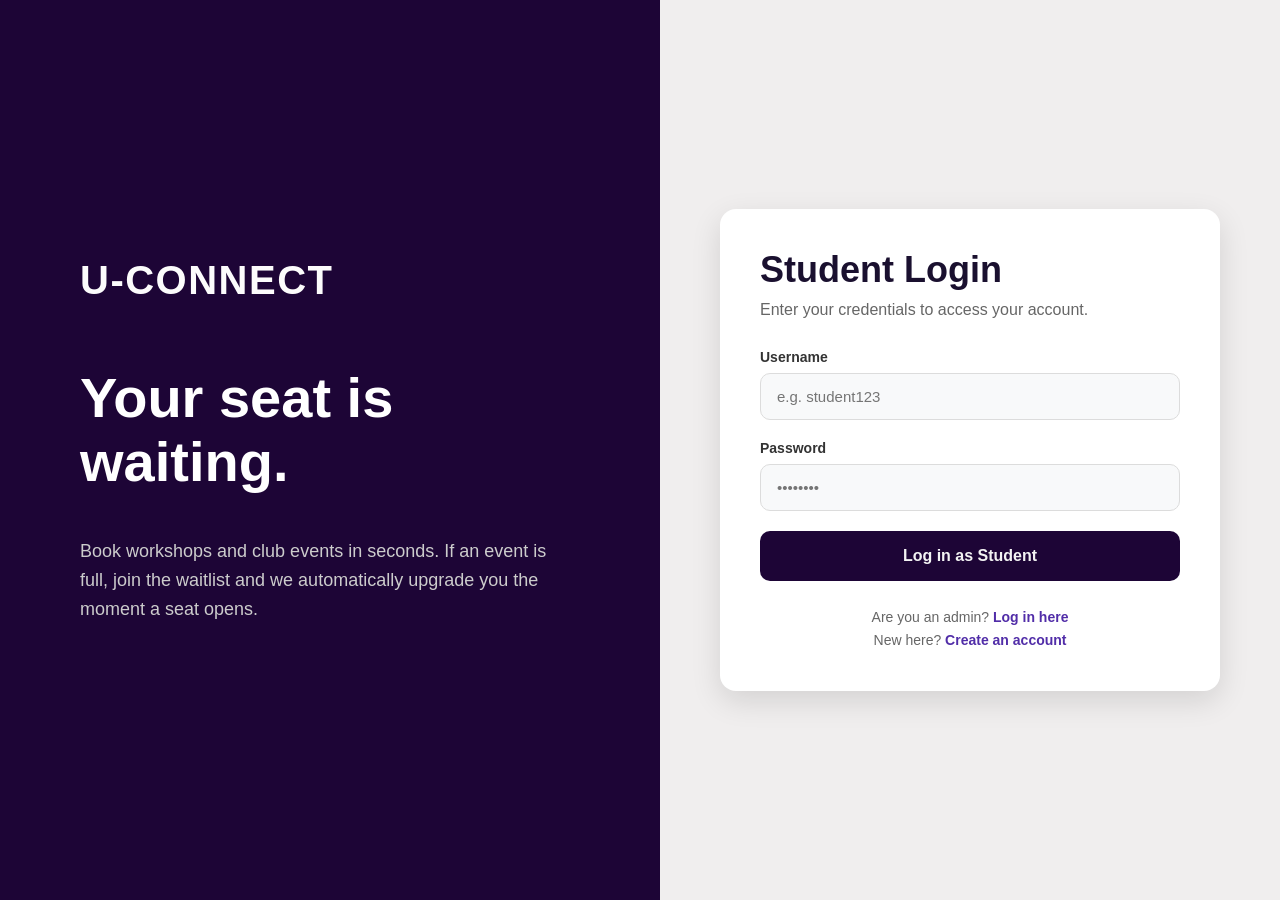
<file: html/student-login.html>
<!doctype html>
<html lang="en">
<head>
    <meta charset="utf-8">
    <meta name="viewport" content="width=device-width, initial-scale=1">
    <title>U-CONNECT - Student Login</title>
    <link rel="stylesheet" href="../css/login.css">
</head>
<body>

    <div class="split-container">
        
        <!-- Left Panel (Brand / Info) -->
        <div class="left-panel student-bg">
            <div class="brand-badge">U-CONNECT</div>
            <h1>Your seat is waiting.</h1>
            <p>Book workshops and club events in seconds. If an event is full, join the waitlist and we automatically upgrade you the moment a seat opens.</p>
        </div>

        <!-- Right Panel (Login Form) -->
        <div class="right-panel">
            <div class="form-box">
                <h2>Student Login</h2>
                <p class="subtitle">Enter your credentials to access your account.</p>

                <!-- Static form for storyboard demonstration -->
                 <form action="homepage.html" method="GET">
                    <div class="input-group">
                        <label> Username</label>
                        <input type="text" placeholder="e.g. student123" required>
                    </div>

                     <div class="input-group">
                        <label>Password</label>
                        <input type="password" placeholder="••••••••" required>
                    </div>
                    
                    <button type="submit" class="submit-btn admin-btn">Log in as Student</button>
                </form>

                <div class="footer-links">
                    Are you an admin? <a href="admin-login.html">Log in here</a><br>
                    New here? <a href="register.html">Create an account</a>
                </div>
            </div>
        </div>

    </div>

</body>
</html>
</file>
<file: css/indexstyle.css>
body {
    background-color: #1a0b2e; /* Match your dark purple theme color instead of pure black */
    margin: 0;
    width: 100%;
    font-family: "San Francisco", "SF Pro", sans-serif;
    font-weight: bold;
    font-size: 16px;
    display: flex;
    flex-direction: column;
    box-sizing: border-box;
    height: 100vh;           /* Use height instead of min-height to lock it to the screen */
    overflow: hidden;        /* Prevents any scrolling or bottom overflow gaps */
    justify-content: center; 
    align-items: center;    
    position: relative;
}



/* Center and style the title */
h2 {
    font-size: 70px;
    margin-bottom: 15px;
    margin-top: -70px;
    color: #ffffff;
    text-align: center; /* Center-aligned */
    
}

/* Center and style the subtitle */
.card-subtitle {
    color: #ffffff; /* White so it pops against the dark background */
    font-size: 30px;
    margin-bottom: 30px;
    font-weight: normal;
    text-align: center; /* Center-aligned */
    max-width: 700px;   /* Keeps text nicely wrapped */
}

/* Container holding the buttons side-by-side and centered */
.button-container {
    display: flex;
    flex-direction: row; 
    gap: 15px;
    justify-content: center; /* Centers buttons horizontally */
    align-items: center;
    padding-left: 0;
}

/* Base button style */
.button {
background: #ffffff;
  color: #111111;
  padding: 14px 28px;
  border-radius: 6px;
  text-decoration: none;
  font-weight: bold;
  font-size: 14px;
  transition: transform 0.2s, background 0.2s;
}

.button:hover {
    transform: translateY(-2px);
    background: #f0f0f0;
}


a1{
    color: #ffffff;
    font-size: 20px;
    font-weight: bold;
    margin-top: 30px;
    display: block;
    text-align: center;
    text-decoration: none;
}


a{
    color: #ffffff;
    font-size: 20px;
    font-weight: bold;
    margin-top: 5px;
    display: block;
    text-align: center;
    text-decoration: none;
}



body.finisher-header {
    background-color: #000000;
    position: relative;
    overflow-x: hidden;
}

/* This targets the canvas generated by finisher-header.js */
canvas.finisher-header {
    position: fixed !important;
    top: 0;
    left: 0;
    width: 100vw !important;
    height: 100vh !important;
    z-index: -1 !important; /* Pushes the animation safely behind your content */
}




/* Typewriter effect container and blinking cursor */
.typewriter {
    border-right: 3px solid #ffffff; /* Creates the blinking cursor line */
    white-space: pre-line;           /* Respects your line breaks */
    animation: blink-cursor 0.75s step-end infinite;
}





/*animation semua kat sini */
@keyframes blink-cursor {
    from, to { border-color: transparent }
    50% { border-color: #ffffff; }
}

/* Fade-in animation class */
.fade-in-element {
    opacity: 0;
    transform: translateY(15px); /* Starts slightly lower */
    transition: opacity 1s ease-out, transform 1s ease-out;
}

/* State when it becomes visible */
.fade-in-element.show {
    opacity: 1;
    transform: translateY(0);    /* Slides up smoothly to normal position */
}



/* Fixed Footer Styling */
.footer {
    position: absolute;       /* Changed from fixed to absolute */
    bottom: 0;
    left: 0;                  /* Ensures it spans fully across the screen */
    width: 100%;
    text-align: center;
    color: white;
    padding: 15px 0;
    box-sizing: border-box;
    background-color: #000000; 
}
</file>
<file: css/login.css>
/* ==========================================
   Split Screen Login Stylesheet & Register Page
   ========================================== */

body {
    margin: 0;
    font-family: "San Francisco", "SF Pro", sans-serif;
    display: flex;
    height: 100vh;
    width: 100vw;
    overflow: hidden;
    box-sizing: border-box;
}

/* Standalone Container (Used in register.html) */
.container {
    display: flex;
    justify-content: center;
    align-items: center;
    width: 100%;
    height: 100vh;
    background-color: #f0eeee;
}

/* Split Screen Container (Used in login pages) */
.split-container {
    display: flex;
    width: 100%;
    height: 100%;
}

/* Left Brand / Info Panel */
.left-panel {
    flex: 1;
    color: #ffffff;
    display: flex;
    flex-direction: column;
    justify-content: center;
    padding: 80px;
    box-sizing: border-box;
}

.student-bg {
    background-color: #1d0536;
}

.admin-bg {
    background-color: #1d0536;
}

.brand-badge {
    font-weight: bold;
    font-size: 40px;
    letter-spacing: 1.5px;
    margin-bottom: 25px;
    color: #fcfcfc; 
}

.left-panel h1 {
    font-size: 56px;
    font-weight: 800;
    line-height: 1.15;
    margin-bottom: 25px;
}

.left-panel p {
    font-size: 18px;
    color: #cccccc;
    line-height: 1.6;
    max-width: 480px;
}

/* Right Form Panel */
.right-panel {
    flex: 1;
    width: 100%;
    height: 100%;
    background-color: #f0eeee;
    display: flex;
    flex-direction: column;
    justify-content: center;
    align-items: center;
    padding: 60px;
    box-sizing: border-box;
}





/*--------- FOR REGISTER PAGE -------------*/


/* Form Card Styling */
.form-box {
    width: 100%;
    max-width: 500px;
    background-color: #ffffff;
    padding: 40px;
    border-radius: 16px;
    box-shadow: 0 10px 30px rgba(0, 0, 0, 0.12);
    box-sizing: border-box;
}

.form-box h2 {
    color: #1a102f;
    font-size: 36px;
    font-weight: 800;
    margin-top: 0;
    margin-bottom: 10px;
}

.form-box p.subtitle {
    color: #666;
    font-size: 16px;
    margin-top: 0;
    margin-bottom: 30px;
}

.input-group {
    margin-bottom: 20px;
    display: block;
    font-size: 14px;
    font-weight: bold;
    color: #333;
}

.input-group label {
    display: block;
    font-size: 14px;
    font-weight: bold;
    color: #333;
    margin-bottom: 8px;
}

/* Group both input and select together so they share the exact same style & size */
.input-group input,
.input-group select {
    width: 100%;
    padding: 14px 16px;
    border: 1.5px solid #dcdcdc;
    border-radius: 10px;
    box-sizing: border-box; /* Crucial: Ensures padding doesn't overflow width */
    font-size: 15px;
    background-color: #f8f9fa;
    outline: none;
    transition: border-color 0.2s, box-shadow 0.2s;
    appearance: none; /* Modern clean styling across browser dropdowns */
    -webkit-appearance: none;
    -moz-appearance: none;
}

/* Shared focus effect for both inputs and select dropdowns */
.input-group input:focus,
.input-group select:focus {
    border-color: #512da8;
    box-shadow: 0 0 0 3px rgba(81, 45, 168, 0.15);
}
.submit-btn {
    width: 100%;
    padding: 16px;
    color: rgb(243, 243, 243);
    border: none;
    border-radius: 10px;
    font-weight: bold;
    font-size: 16px;
    cursor: pointer;
    transition: background 0.3s, transform 0.2s, box-shadow 0.2s;
    margin-top: 10px;
    display: block;
    text-align: center; 
    text-decoration: none; 
    box-sizing: border-box;
}

.student-btn, .admin-btn {
    background-color: #1d0536;
}

.student-btn:hover, .admin-btn:hover {
    background-color: #4c03a0;
    transform: translateY(-2px);
    box-shadow: 0 6px 20px rgba(76, 3, 160, 0.3);
}

.footer-links {
    margin-top: 25px;
    font-size: 14px;
    color: #666;
    text-align: center;
    line-height: 1.6;
}

.footer-links a {
    color: #512da8;
    text-decoration: none;
    font-weight: bold;
}
</file>
<file: css/eventdetail.css>
/* ==========================================
   U CONNECT - Event Details Page Stylesheet
   ========================================== */

body {
    margin: 0;
    font-family: "San Francisco", "SF Pro", sans-serif;
    background: #f0eeee;
    color: #333333;
    min-height: 100vh;
    box-sizing: border-box;
    display: flex;
    flex-direction: column;
}

/* Navbar styles */
.nav {
    position: fixed;
    top: 0;
    left: 0;
    width: 100%;
    height: 90px;
    display: flex;
    align-items: center;
    justify-content: space-between;                                 
    padding: 0 40px;                     
    box-sizing: border-box;
    background: rgba(255, 254, 254, 0.9);
    backdrop-filter: blur(10px);
    -webkit-backdrop-filter: blur(10px);
    border-bottom: 1px solid rgba(0, 0, 0, 0.08);
    z-index: 1000; 
}

.nav-brand {
    margin-right: auto;                     
}

.nav-brand a {
    color: #181414;
    text-decoration: none;
    font-weight: bold;
    font-size: 20px;                     
    letter-spacing: 1px;
}

.nav-links {
    position: absolute;
    left: 50%;
    transform: translateX(-50%);
    list-style: none;
    display: flex;
    gap: 70px;                                           
    padding: 0;
    margin: 0;
}

.nav-links a {
    color: #000000;
    text-decoration: none;
    font-size: 22px;            
    font-weight: 500;
    padding: 8px 18px;                  
    border-radius: 20px;                
    transition: all 0.3s cubic-bezier(0.4, 0, 0.2, 1); 
}

.nav-links a:hover {
    color: #000000;
    background: rgba(0, 0, 0, 0.06);     
    backdrop-filter: blur(10px);          
    -webkit-backdrop-filter: blur(10px);  
    border: 1px solid rgba(0, 0, 0, 0.15); 
    box-shadow: 0 4px 12px rgba(0, 0, 0, 0.08); 
    transform: translateY(-2px);          
}

.btn-logout {
    background-color: rgba(240, 239, 239, 0.8); 
    color: #030303;                                                 
    border: 1px solid rgba(0, 0, 0, 0.3);
    padding: 8px 18px;
    border-radius: 6px;
    font-size: 20px;
    font-weight: bold;
    text-decoration: none;
    transition: all 0.2s ease;
}

.btn-logout:hover {
    background-color: #000000;                                             
    transform: translateY(-2px);
    color: #ffffff;             
}

/* Footer */
.footer {
    position: relative;
    width: 100%;
    text-align: center;
    color: white;
    padding: 20px;
    background: rgba(0, 0, 0, 0.85);
    backdrop-filter: blur(5px);
    box-sizing: border-box;
    margin-top: auto;
}

/* Event Details Container */
.events-container {
    flex: 1;
    padding: 140px 80px 80px 80px;
    max-width: 2000px;
    margin: 0;
    box-sizing: border-box;
    text-align: left;
}

.event-details-single-card {
    display: flex;
    flex-direction: column;
    align-items: flex-start;
    background: transparent;
    border: none;
    padding: 0;
    width: 100%;
    margin: 0;
    box-shadow: none;
    text-align: left;
}

.ticket-badge {
    display: inline-block;
    background-color: rgba(74, 38, 138, 0.12);
    color: #5b21b6;
    border: 1.5px solid rgba(124, 58, 237, 0.35);
    padding: 10px 24px;
    border-radius: 24px;
    font-size: 18px;
    font-weight: 700;
    margin-bottom: 20px;
}

.event-hero-title {
    font-size: 80px;
    font-weight: 900;
    color: #000000;
    margin: 0 0 25px 0;
    line-height: 1.05;
    letter-spacing: -2px;
    text-align: left;
    max-width: 100%;
}

.event-long-description {
    font-size: 21px;
    line-height: 1.8;
    color: #2b2b2b;
    margin-bottom: 40px;
    text-align: left;
    max-width: 100%;
}

.event-info-section {
    display: grid;
    grid-template-columns: repeat(3, 1fr);
    gap: 30px;
    margin-bottom: 30px;
    background: rgba(255, 255, 255, 0.85);
    backdrop-filter: blur(14px);
    -webkit-backdrop-filter: blur(14px);
    padding: 30px 35px;
    border-radius: 18px;
    border: 2px solid rgba(124, 58, 237, 0.3);
    box-shadow: 0 10px 30px rgba(0, 0, 0, 0.06);
    width: 100%;
    max-width: 100%;
    box-sizing: border-box;
}

.info-item {
    display: flex;
    flex-direction: column;
    gap: 6px;
    text-align: left;
}

.info-label {
    font-size: 14px;
    font-weight: 700;
    color: #555555;
    text-transform: uppercase;
    letter-spacing: 0.8px;
}

.info-value {
    font-size: 20px;
    font-weight: 800;
    color: #000000;
}

.registration-form {
    width: 100%;
    display: flex;
    flex-direction: column;
    align-items: flex-start;
}

.btn-register-now {
    width: auto;
    padding: 20px 55px;
    background-color: #1d0536;
    color: #ffffff;
    border: none;
    border-radius: 14px;
    font-size: 20px;
    font-weight: bold;
    cursor: pointer;
    transition: background 0.2s, transform 0.1s;
    box-shadow: 0 10px 30px rgba(124, 58, 237, 0.4);
}

.btn-register-now:hover {
    background-color: #4c03a0;
    transform: translateY(-2px);
}

.waitlist-notice {
    text-align: left;
    font-size: 14px;
    color: #666666;
    margin-top: 14px;
}

/* Responsive design */
@media (max-width: 900px) {
    .events-container {
        padding: 120px 20px 40px 20px;
    }
    .event-hero-title {
        font-size: 52px;
    }
    .event-info-section {
        grid-template-columns: 1fr;
        gap: 20px;
    }
    .btn-register-now {
        width: 100%;
    }
}
</file>
<file: css/event.css>
body {
    margin: 0;
    font-family: "San Francisco", "SF Pro", sans-serif;
    background: #f0eeee;
    color: #333333;
    min-height: 100vh;          /* was height: 200vh */
    padding-bottom: 70px;       /* keeps content clear of the fixed footer */
    box-sizing: border-box;
}

/* navbar styles */
.nav {
    position: fixed;
    top: 0;
    left: 0;
    width: 100%;
    height: 90px;
    display: flex;
    align-items: center;
    justify-content: space-between;                    
    padding: 0 40px;                     
    box-sizing: border-box;
    background: rgba(255, 254, 254, 0.9); /* Frosted light grey background */
    backdrop-filter: blur(10px);
    -webkit-backdrop-filter: blur(10px);
    border-bottom: 1px solid rgba(0, 0, 0, 0.08);
    z-index: 1000; 
}

.nav-brand {
    margin-right: auto;                     
}

.nav-brand a {
    color: #181414;
    text-decoration: none;
    font-weight: bold;
    font-size: 20px;                     
    letter-spacing: 1px;
}

/* Centered Navigation Links */
.nav-links {
    position: absolute;
    left: 50%;
    transform: translateX(-50%);
    list-style: none;
    display: flex;
    gap: 70px;                                 
    padding: 0;
    margin: 0;
}

.nav-links a {
    color: #000000;
    text-decoration: none;
    font-size: 22px;            
    font-weight: 500;
    padding: 8px 18px;                  
    border-radius: 20px;                
    transition: all 0.3s cubic-bezier(0.4, 0, 0.2, 1); 
}

.nav-links a:hover {
    color: #000000;
    background: rgba(0, 0, 0, 0.06);     /* Darker subtle fill for light theme hover */
    backdrop-filter: blur(10px);          
    -webkit-backdrop-filter: blur(10px);  
    border: 1px solid rgba(0, 0, 0, 0.15); /* Subtle border highlight */
    box-shadow: 0 4px 12px rgba(0, 0, 0, 0.08); 
    transform: translateY(-2px);          
}

/* Logout Button */
.btn-logout {
    background-color: rgba(240, 239, 239, 0.8); 
    color: #030303;                                           
    border: 1px solid rgba(0, 0, 0, 0.3);
    padding: 8px 18px;
    border-radius: 6px;
    font-size: 20px;
    font-weight: bold;
    text-decoration: none;
    transition: all 0.2s ease;
}

.btn-logout:hover {
    background-color: #000000;                                      
    transform: translateY(-2px);
    color: #ffffff;              
}

.hero-content {
    position: relative;
    z-index: 3;
    text-align: center;
    max-width: 900px;
    padding: 0 20px;

}


/* ==========================================

   Content Wrapper & Footer

   ========================================== */

.content {
    padding-top: 130px;                    
    text-align: center;

}



.footer {
    position: fixed;
    bottom: 0;
    width: 100%;
    text-align: center;
    color: white;
    padding: 10px;
    background: rgba(0, 0, 0, 0.75);
    backdrop-filter: blur(5px);
    z-index: 999;

}






/* ==========================================

   Event page styles

   ========================================== */
/* serach bar and filter and reset button */

.events-container {
    padding: 140px 60px 60px 60px;
    max-width: 1700px;
    margin: 0 auto;
    width: 100%;
    box-sizing: border-box;
}

.events-container h1 {
    color: #1a102f;
    font-size: 60px;
    font-weight: 800;
    margin: 0 0 8px 0;
}

.events-container p {
    color: #666666;
    font-size: 20px;
    margin-bottom: 35px;
}



/* Flex container for search bar layout */

.search-filter-bar {
    display: flex;
    gap: 20px;
    align-items: center;
    flex-wrap: wrap;
}



/* Text search input */

.search-filter-bar input[type="text"] {
    flex: 3;
    min-width: 350px;
    padding: 20px 24px;
    font-size: 18px;
    border: 1.5px solid #dcdcdc;
    border-radius: 10px;
    background-color: #ffffff;
    outline: none;
    box-sizing: border-box;
    transition: border-color 0.2s;
}


.search-filter-bar input[type="text"]:focus {
    border-color: #000000;
}



/* Dropdown filter selector */

.search-filter-bar select {
    flex: 1;
    min-width: 220px;
    padding: 20px 24px;
    font-size: 18px;
    border: 1.5px solid #dcdcdc;
    border-radius: 10px;
    background-color: #ffffff;
    outline: none;
    box-sizing: border-box;
    cursor: pointer;
    transition: border-color 0.2s;
}



.search-filter-bar select:focus {

    border-color: #000000;

}



/* Primary Search Button */

.search-filter-bar button.btn-search {
    padding: 20px 40px;
    font-size: 18px;
    background-color: #000000;
    color: #ffffff;
    border: none;
    border-radius: 10px;
    font-weight: bold;
    cursor: pointer;
    transition: background 0.2s, transform 0.1s;
}



.search-filter-bar button.btn-search:hover {
    background-color: #000000;
    transform: translateY(-1px);

}



/* Secondary Reset Button */

.search-filter-bar button.btn-reset {
    padding: 20px 36px;
    font-size: 18px;
    background-color: transparent;
    color: #000000;
    border: 1.5px solid #000000;
    border-radius: 10px;
    font-weight: bold;
    cursor: pointer;
    transition: all 0.2s;
}


.search-filter-bar button.btn-reset:hover {
    background-color: rgba(81, 45, 168, 0.08);
    transform: translateY(-1px);

}






.ticket-card {
    --page-bg: #f0eeee;               
    position: relative;
    display: flex;
    flex-direction: column;
    justify-content: space-between;
    width: 100%;
    min-height: 220px;
    border-radius: 0px 20px 20px 0px;
    padding: 25px;
    box-sizing: border-box;
    margin: 25px 0 0 0;
    overflow: hidden;               
    background:
        linear-gradient(135deg,
            rgba(124, 58, 237, 0.20) 0%,
            rgba(255, 255, 255, 0.55) 45%,
            rgba(236, 72, 153, 0.18) 100%);
    backdrop-filter: blur(12px);
    -webkit-backdrop-filter: blur(12px);
    color: #000000;
    text-decoration: none;
    box-shadow: 0 8px 32px 0 rgba(0, 0, 0, 0.15),
                inset 0 0 0 1px rgba(255, 255, 255, 0.3);
    border: 2px solid #7c3aed;        /* outline kept */
    transition: all 0.3s ease;
}

.ticket-card:hover {
    background:
        linear-gradient(135deg,
            rgba(124, 58, 237, 0.30) 0%,
            rgba(255, 255, 255, 0.65) 45%,
            rgba(236, 72, 153, 0.26) 100%);
    border-color: #6d28d9;
    box-shadow: 0 12px 40px 0 rgba(124, 58, 237, 0.25);
    transform: translateY(-3px);
}

.ticket-details {
    position: relative;
    display: flex;
    flex-direction: column;
    gap: 4px;
    padding-top: 14px;
    border-top: 2px dashed rgba(124, 58, 237, 0.4);
}





/* Event Cards Grid Layout (3 items per row) */

.events-list {
    display: grid;
    grid-template-columns: repeat(3, 1fr);
    gap: 40px;
    margin-top: 40px;
    width: 100%;
    box-sizing: border-box;
}




/* Ensure individual cards fill their grid cell width perfectly */

.events-list .ticket-card {
    width: 100%;
    margin: 0;

}



/* Club Category Pill Badge */

.ticket-badge {

    display: inline-block;
    background-color: rgba(124, 58, 237, 0.12);
    color: #5b21b6;
    border: 1px solid rgba(124, 58, 237, 0.3);
    padding: 8px 18px;
    border-radius: 20px;
    font-size: 13px;
    font-weight: 700;
    margin-bottom: 8px;

}



/* Event Title Styling */

.ticket-title {
    font-size: 22px;
    font-weight: 800;
    color: #000000;
    margin: 0 0 12px 0;
    line-height: 1.2;

}



/* Date, Time and Venue Container */

/* Perforation line above the date/venue */
.ticket-details {
    position: relative;
    display: flex;
    flex-direction: column;
    font-size: 30px;
    gap: 4px;
    padding-top: 14px;
    border-top: 2px dashed rgba(124, 58, 237, 0.4);
}



/* Side notches (the card's overflow:hidden leaves a half-circle on each edge) */
.ticket-details::before,
.ticket-details::after {
    content: "";
    position: absolute;
    top: -13px;                       /* centres the circle on the dashed line */
    width: 24px;
    height: 24px;
    border-radius: 50%;
    background: var(--page-bg);
    border: 2px solid #7c3aed;
    box-sizing: border-box;
}

.ticket-details::before { left: -37px; }   /* 25px padding + 12px radius */
.ticket-details::after  { right: -37px; }


.ticket-datetime { 
    font-size: 18px;
    font-weight: bold;
 }

.ticket-venue    { 
    font-size: 18px;
    font-weight: bold;
 }

.ticket-seats    { 
    font-size: 18px; 
    font-weight: bold;
    margin: 0; 
}
</file>
<file: css/homepage.css>
/* ==========================================
   U CONNECT - Homepage & Navbar Stylesheet
   ========================================== */

body {
    margin: 0;
    font-family: "San Francisco", "SF Pro", sans-serif;
    background: #f0eeee;
    color: #333333;
    min-height: 100vh;
    box-sizing: border-box;
    display: flex;
    flex-direction: column;
}

/* navbar styles */
.nav {
    position: fixed;
    top: 0;
    left: 0;
    width: 100%;
    height: 90px;
    display: flex;
    align-items: center;
    justify-content: space-between;                    
    padding: 0 40px;                     
    box-sizing: border-box;
    background: rgba(255, 254, 254, 0.9);
    backdrop-filter: blur(10px);
    -webkit-backdrop-filter: blur(10px);
    border-bottom: 1px solid rgba(0, 0, 0, 0.08);
    z-index: 1000; 
}

.nav-brand {
    margin-right: auto;                     
}

.nav-brand a {
    color: #181414;
    text-decoration: none;
    font-weight: bold;
    font-size: 20px;                     
    letter-spacing: 1px;
}

/* Centered Navigation Links */
.nav-links {
    position: absolute;
    left: 50%;
    transform: translateX(-50%);
    list-style: none;
    display: flex;
    gap: 70px;                                 
    padding: 0;
    margin: 0;
}

.nav-links a {
    color: #000000;
    text-decoration: none;
    font-size: 22px;            
    font-weight: 500;
    padding: 8px 18px;                  
    border-radius: 20px;                
    transition: all 0.3s cubic-bezier(0.4, 0, 0.2, 1); 
}

.nav-links a:hover {
    color: #000000;
    background: rgba(0, 0, 0, 0.06);     
    backdrop-filter: blur(10px);          
    -webkit-backdrop-filter: blur(10px);  
    border: 1px solid rgba(0, 0, 0, 0.15); 
    box-shadow: 0 4px 12px rgba(0, 0, 0, 0.08); 
    transform: translateY(-2px);          
}

/* Logout Button */
.btn-logout {
    background-color: rgba(240, 239, 239, 0.8); 
    color: #030303;                                                 
    border: 1px solid rgba(0, 0, 0, 0.3);
    padding: 8px 18px;
    border-radius: 6px;
    font-size: 20px;
    font-weight: bold;
    text-decoration: none;
    transition: all 0.2s ease;
}

.btn-logout:hover {
    background-color: #000000;                                             
    transform: translateY(-2px);
    color: #ffffff;             
}

/* ==========================================
   Hero Video Section
   ========================================== */
.hero-video-container {
    position: relative;
    width: calc(100% - 70px);          
    height: calc(100vh - 120px);       
    margin: 110px auto 0;             
    box-sizing: border-box;        
    border-radius: 20px;                  
    overflow: hidden;
    display: flex;
    align-items: center;
    justify-content: center;
    box-shadow: 0 10px 30px rgba(0, 0, 0, 0.15);
}

.video-overlay {
    position: absolute;
    top: 0;
    left: 0;
    width: 100%;
    height: 100%;
    background: rgba(0, 0, 0, 0.3); 
    z-index: 2;
}

.bg-video {
    position: absolute;
    top: 50%;
    left: 50%;
    transform: translate(-50%, -50%);
    min-width: 100%;
    min-height: 100%;
    width: auto;
    height: auto;
    z-index: 1;
    object-fit: cover;
}

.hero-content {
    position: relative;
    z-index: 3;
    text-align: center;
    max-width: 900px;
    padding: 0 20px;
}

.hero-content h1 {
    font-size: 42px;
    font-weight: 800;
    letter-spacing: 1px;
    margin-bottom: 30px;
    color: #ffffff;
    text-transform: uppercase;
}

.hero-buttons {
    display: flex;
    justify-content: center;
    gap: 20px;
}

.btn-main, .btn-secondary {
    background: #f0eeee;
    color: #111111;
    padding: 14px 28px;
    border-radius: 6px;
    text-decoration: none;
    font-weight: bold;
    font-size: 18px;
    transition: transform 0.2s, background 0.2s;
}

.btn-main:hover, .btn-secondary:hover {
    transform: translateY(-2px);
    background: #ffffff;
}

/* ==========================================
   Upcoming Events Section
   ========================================== */
/* Center the Upcoming Events Header & Description */


.upcoming-section {
    padding: 60px; /* Adjusted top padding */
    max-width: 1700px;
    margin: 0 auto 80px auto; /* <--- ADDED: Bottom margin creates space before the next section/footer */
    width: 100%;
    box-sizing: border-box;
}


.upcoming-header {
    display: flex;
    flex-direction: column;   /* Stacks h2 and p vertically */
    align-items: center;       /* Centers elements horizontally */
    text-align: center;        /* Centers text lines */
    width: 100%;
    margin-bottom: 40px;
}

.upcoming-header h2 {
    font-size: 80px;
    font-weight: 800;
    color: #1a102f;
    margin: 0 0 8px 0;
    text-align: center;
}

.upcoming-header p {
    font-size: 18px;
    color: #666666;
    margin: 0;
    text-align: center;
}

/* Right Square Bordered Section */
.upcoming-events-square-box {
    flex: 1;
   background: rgba(255, 255, 255, 0.6);
    backdrop-filter: blur(12px);
    -webkit-backdrop-filter: blur(12px);
    border-radius: 20px;       /* Sleek square box with soft corners */
    padding: 35px 40px;
    box-sizing: border-box;
    display: flex;
    flex-direction: column;
    justify-content: space-between;
    box-shadow: 0 10px 30px rgba(0, 0, 0, 0.05);
}

/* Header inside the Square Box */


.view-all-link {
    color: #7c3aed;
    font-weight: bold;
    text-decoration: none;
    font-size: 30px;
    transition: color 0.2s;
}


.view-all-link:hover {
    color: #5b21b6;
    text-decoration: none;
}

/* Container for Stacked Event Rows */
.event-list-stack {
    display: flex;
    flex-direction: column;
    gap: 25px;
}

/* Individual Event Row Card (Split Grid) */
.square-event-item {
    display: flex;
    align-items: center;
    gap: 30px; /* Bigger space between date badge & details */
    background: #ffffff;
    border: 2px solid rgba(124, 58, 237, 0.25);
    border-radius: 20px;
    padding: 24px 30px; /* Expanded card padding */
    text-decoration: none;
    color: #000000;
    transition: all 0.3s ease;
    box-shadow: 0 6px 20px rgba(0, 0, 0, 0.04);
}

.square-event-item:hover {
    border-color: #7c3aed;
    box-shadow: 0 10px 30px rgba(124, 58, 237, 0.22);
    transform: translateY(-3px);
}

/* LEFT: Purple Puzzle-Style Date Box */
.date-box {
    position: relative;
    width: 105px;
    height: 105px;
    min-width: 105px;
    background: linear-gradient(135deg, #6d28d9 0%, #4c1d95 100%);
    color: #ffffff;
    border-radius: 14px 4px 14px 14px; /* Distinct puzzle shape corner cutout */
    display: flex;
    flex-direction: column;
    align-items: center;
    justify-content: center;
    box-shadow: 0 6px 16px rgba(109, 40, 217, 0.3);
    border: 1px solid rgba(255, 255, 255, 0.2);
}


.date-day {
    font-size: 40px;
    font-weight: 900;
    line-height: 1;
    margin-bottom: 2px;
}

.date-month {
    font-size: 14px;
    font-weight: 800;
    letter-spacing: 1px;
    color: #e9d5ff;
}

/* RIGHT: Content Area Layout */
.item-content-right {
    flex: 1;
    display: flex;
    flex-direction: column;
    gap: 10px;            /* Increased spacing between rows */
}

.item-top-row {
    display: flex;
    justify-content: space-between;
    align-items: center;
}

.item-badge {
    background-color: rgba(124, 58, 237, 0.12);
    color: #5b21b6;
    font-size: 15px;      
    font-weight: 700;
    padding: 6px 16px;
    border-radius: 24px;
    border: 1px solid rgba(124, 58, 237, 0.25);
}

.item-seats {
    font-size: 16px;      
    font-weight: 800;
    color: #7c3aed;
}

.item-title {
    font-size: 26px;     
    font-weight: 900;
    color: #111111;
    margin: 0;
    line-height: 1.25;
}

.item-meta {
    font-size: 18px;      
    color: #444444;
    margin: 0;
    font-weight: 600;
}

/* Mobile Adjustments */
@media (max-width: 600px) {
    .square-event-item {
        flex-direction: column;
        align-items: flex-start;
    }
    .puzzle-date-box {
        width: 100%;
        height: 50px;
        flex-direction: row;
        gap: 10px;
    }
}
/* ==========================================
   Full-Width Transition Bar
   ========================================== */
/* ==========================================
   Full-Width Black Transition Divider Bar
   ========================================== */
.transition-divider-bar {
    width: 100vw;               /* Full viewport width */
    position: relative;
    left: 50%;
    right: 50%;
    margin-left: -50vw;        /* Pulls left edge to browser wall */
    margin-right: -50vw;       /* Pulls right edge to browser wall */
    background-color: #000000;
    color: #ffffff;
    padding: 35px 0;
    text-align: center;
    box-sizing: border-box;
    border-bottom: 1px solid rgba(255, 255, 255, 0.1);
    margin-top: 60px;
    z-index: 10;
}

.transition-inner span {
    font-size: 16px;
    font-weight: 800;
    letter-spacing: 3px;
    text-transform: uppercase;
    color: #ffffff;
}

/* ==========================================
   Unboxed Editorial About Section 
   ========================================== */
.editorial-about-section {
    width: 100vw;               
    position: relative;
    left: 50%;
    right: 50%;
    margin-left: -50vw;
    margin-right: -50vw;
    background-color: #f0eeee;  /* Seamless page background color */
    padding: 120px 80px 160px 80px;
    box-sizing: border-box;
}

.editorial-container {
    max-width: 1800px;
    margin: 0 auto;
    display: grid;
    grid-template-columns: 1.1fr 1fr;
    gap: 90px;
    align-items: flex-start;
    width: 100%;
}

/* Left Column: Massive Heading */
.editorial-left {
    position: sticky;
    top: 130px;
}

.editorial-title {
    font-family: "San Francisco", "SF Pro", -apple-system, BlinkMacSystemFont, sans-serif;
    font-size: 105px;         
    font-weight: 900;
    line-height: 0.98;
    color: #111111;
    margin: 0;
    letter-spacing: -3px;
}

/* Right Column: Content & Numbered Highlights */
.editorial-right {
    display: flex;
    flex-direction: column;
    gap: 60px;
}

.editorial-lead {
    font-size: 26px;            
    line-height: 1.7;
    color: #222222;
    margin: 0;
    font-weight: 400;
}

/* Sequential Feature Rows */
.editorial-points {
    display: flex;
    flex-direction: column;
    gap: 45px;
    border-top: 2px solid rgba(0, 0, 0, 0.15);
    padding-top: 45px;
}

.point-row {
    display: flex;
    gap: 35px;
    align-items: flex-start;
}

.point-num {
    font-size: 20px;
    font-weight: 900;
    color: #7c3aed;
    letter-spacing: 1px;
    padding-top: 2px;
}

.point-text h4 {
    font-size: 26px;
    font-weight: 800;
    color: #111111;
    margin: 0 0 10px 0;
}

.point-text p {
    font-size: 18px;
    line-height: 1.6;
    color: #555555;
    margin: 0;
}

/* Tablet & Mobile Adjustments */
@media (max-width: 1200px) {
    .editorial-title {
        font-size: 72px;
    }
    .editorial-container {
        grid-template-columns: 1fr;
        gap: 60px;
    }
    .editorial-left {
        position: static;
    }
}
/* Responsive adjustments */
@media (max-width: 1024px) {
    .editorial-container {
        grid-template-columns: 1fr;
        gap: 50px;
    }
    .editorial-left {
        position: static;
    }
    .editorial-title {
        font-size: 46px;
    }
    .editorial-about-section {
        padding: 60px 30px;
    }
}

/* ==========================================
   Parallax scroll reveal for Upcoming Events Section
   ========================================== */
.upcoming-events-square-box {
    --reveal: 0; /* 0 = closed, 1 = fully open (set by JS) */
    clip-path: inset(0 calc((1 - var(--reveal)) * 50%) 0 calc((1 - var(--reveal)) * 50%) round 20px);
    transform: translateY(calc((1 - var(--reveal)) * 80px));
    will-change: clip-path, transform;
}

/* Once fully open, remove the clip so the shadow isn't cut off */
.upcoming-events-square-box.is-open {
    clip-path: none;
}

/* Info fades in staggered, after the box has started opening */
.event-list-stack > * {
    opacity: clamp(0, calc((var(--reveal) - 0.3 - var(--i, 0) * 0.1) * 3), 1);
}
.event-list-stack > :nth-child(1) { --i: 0; }
.event-list-stack > :nth-child(2) { --i: 1; }
.event-list-stack > :nth-child(3) { --i: 2; }
.event-list-stack > :nth-child(4) { --i: 3; }

/* Accessibility: skip the animation if the user prefers less motion */
@media (prefers-reduced-motion: reduce) {
    .upcoming-events-square-box {
        clip-path: none;
        transform: none;
    }
    .event-list-stack > * {
        opacity: 1;
    }
}


/* ==========================================
   About Section: Rise-Up Scroll Animation
   ========================================== */
.reveal-up {
    opacity: 0;
    transform: translateY(80px);
    transition: opacity 0.9s cubic-bezier(0.22, 1, 0.36, 1),
                transform 0.9s cubic-bezier(0.22, 1, 0.36, 1);
    will-change: opacity, transform;
}

.reveal-up.in-view {
    opacity: 1;
    transform: translateY(0);
}

/* The big title rises a little further for a stronger effect */
.editorial-title.reveal-up {
    transform: translateY(120px);
    transition-duration: 1.2s;
}
.editorial-title.reveal-up.in-view {
    transform: translateY(0);
}

@media (prefers-reduced-motion: reduce) {
    .reveal-up {
        opacity: 1;
        transform: none;
        transition: none;
    }
}


/* ==========================================
   My Ticket Features Section
   ========================================== */

.ticket-features-section {
    width: 100vw;
    position: relative;
    left: 50%;
    margin-left: -50vw;
    margin-right: -50vw;
    background-color: #f0eeee;
    padding: 100px 80px 140px 80px;
    box-sizing: border-box;
    border-top: 20px solid #ffffff;
    box-shadow: 0 -1px 0 rgba(0, 0, 0, 0.06);
}

.tf-heading {
    text-align: center;
    margin-bottom: 70px;
}

.tf-heading h2 {
    font-size: 70px;
    font-weight: 900;
    color: #111111;
    margin: 0 0 12px 0;
    letter-spacing: -2px;
}

.tf-heading p {
    font-size: 22px;
    color: #555555;
    margin: 0;
}

/* 3 columns: cards | picture | cards */
.tf-layout {
    max-width: 1700px;
    margin: 0 auto;
    display: grid;
    grid-template-columns: 1fr auto 1fr;
    align-items: center;
    gap: 60px;
}

.tf-col {
    display: flex;
    flex-direction: column;
    gap: 40px;
}

/* Cards */

.tf-card {
    background: #ffffff;
    border: 2px solid rgba(124, 58, 237, 0.25);
    border-radius: 24px;
    padding: 36px 38px;
    width: 100%;
    height: 270px;
    box-sizing: border-box;
    box-shadow: 0 6px 20px rgba(0, 0, 0, 0.04);
}

.tf-card:hover {
    border-color: #7c3aed;
    box-shadow: 0 10px 30px rgba(124, 58, 237, 0.2);
}

.tf-offset {
    margin-left: 0; /* slight stagger like your sketch */
}

.tf-num {
    display: block;
    font-size: 20px;
    font-weight: 900;
    color: #7c3aed;
    letter-spacing: 1px;
    margin-bottom: 14px;
}

.tf-card h4 {
    font-size: 26px;
    font-weight: 800;
    color: #111111;
    margin: 0 0 10px 0;
}

.tf-card p {
    font-size: 18px;
    line-height: 1.6;
    color: #555555;
    margin: 0;
}

/* Center picture + rotating text */

.tf-center {
    position: relative;
    width: 520px;
    height: 520px;
}

.tf-photo {
    position: absolute;
    top: 50%;
    left: 50%;
    width: 280px;
    height: 280px;
    transform: translate(-50%, -50%);
    border-radius: 50%;
    object-fit: cover;
    background: #c9d0da;
    box-shadow: 0 20px 50px rgba(76, 29, 149, 0.25);
    border: 6px solid #ffffff;
}

.tf-ring {
    position: absolute;
    inset: 0;
    width: 100%;
    height: 100%;
    animation: tf-spin 18s linear infinite;
}

.tf-ring text {
    font-size: 30px;
    font-weight: 900;
    fill: #7c3aed;
    letter-spacing: 2px;
}

.tf-center:hover .tf-ring {
    animation-play-state: paused;
}

@keyframes tf-spin {
    to { transform: rotate(360deg); }
}

@media (prefers-reduced-motion: reduce) {
    .tf-ring { animation: none; }
}

/* Tablet & mobile: picture on top, cards stacked */
@media (max-width: 1100px) {
    .tf-layout {
        grid-template-columns: 1fr;
        justify-items: center;
    }
    .tf-center { order: -1; }
    .tf-col { width: 100%; max-width: 700px; }
    .tf-offset { margin-left: 0; }
    .tf-heading h2 { font-size: 46px; }
    .ticket-features-section { padding: 70px 30px 100px 30px; }
}


/* My Ticket button */
.tf-btn-wrap {
    text-align: center;
    margin-top: 70px;
}

.tf-btn {
    display: inline-block;
    background: #111111;
    color: #ffffff;
    padding: 20px 48px;
    border-radius: 10px;
    font-size: 20px;
    font-weight: bold;
    text-decoration: none;
    transition: transform 0.2s, background 0.2s, box-shadow 0.2s;
}

.tf-btn:hover {
    background: #4c03a0;
    transform: translateY(-3px);
    box-shadow: 0 12px 30px rgba(124, 58, 237, 0.35);
}
</file>
<file: css/myticket-detail.css>
/* ==========================================
   U CONNECT - Homepage & Navbar Stylesheet
   ========================================== */

body {
    margin: 0;
    font-family: "San Francisco", "SF Pro", sans-serif;
    background: #f0eeee;
    color: #333333;
    min-height: 100vh;
    box-sizing: border-box;
    display: flex;
    flex-direction: column;
}

/* navbar styles */
.nav {
    position: fixed;
    top: 0;
    left: 0;
    width: 100%;
    height: 90px;
    display: flex;
    align-items: center;
    justify-content: space-between;                    
    padding: 0 40px;                     
    box-sizing: border-box;
    background: rgba(255, 254, 254, 0.9);
    backdrop-filter: blur(10px);
    -webkit-backdrop-filter: blur(10px);
    border-bottom: 1px solid rgba(0, 0, 0, 0.08);
    z-index: 1000; 
}

.nav-brand {
    margin-right: auto;                     
}

.nav-brand a {
    color: #181414;
    text-decoration: none;
    font-weight: bold;
    font-size: 20px;                     
    letter-spacing: 1px;
}

/* Centered Navigation Links */
.nav-links {
    position: absolute;
    left: 50%;
    transform: translateX(-50%);
    list-style: none;
    display: flex;
    gap: 70px;                                 
    padding: 0;
    margin: 0;
}

.nav-links a {
    color: #000000;
    text-decoration: none;
    font-size: 22px;            
    font-weight: 500;
    padding: 8px 18px;                  
    border-radius: 20px;                
    transition: all 0.3s cubic-bezier(0.4, 0, 0.2, 1); 
}

.nav-links a:hover {
    color: #000000;
    background: rgba(0, 0, 0, 0.06);     
    backdrop-filter: blur(10px);          
    -webkit-backdrop-filter: blur(10px);  
    border: 1px solid rgba(0, 0, 0, 0.15); 
    box-shadow: 0 4px 12px rgba(0, 0, 0, 0.08); 
    transform: translateY(-2px);          
}

/* Logout Button */
.btn-logout {
    background-color: rgba(240, 239, 239, 0.8); 
    color: #030303;                                                 
    border: 1px solid rgba(0, 0, 0, 0.3);
    padding: 8px 18px;
    border-radius: 6px;
    font-size: 20px;
    font-weight: bold;
    text-decoration: none;
    transition: all 0.2s ease;
}

.btn-logout:hover {
    background-color: #000000;                                             
    transform: translateY(-2px);
    color: #ffffff;             
}

/* ==========================================
   Hero Video Section
   ========================================== */
.hero-video-container {
    position: relative;
    width: calc(100% - 70px);          
    height: calc(100vh - 120px);       
    margin: 110px auto 0;             
    box-sizing: border-box;        
    border-radius: 20px;                  
    overflow: hidden;
    display: flex;
    align-items: center;
    justify-content: center;
    box-shadow: 0 10px 30px rgba(0, 0, 0, 0.15);
}

.video-overlay {
    position: absolute;
    top: 0;
    left: 0;
    width: 100%;
    height: 100%;
    background: rgba(0, 0, 0, 0.3); 
    z-index: 2;
}

.bg-video {
    position: absolute;
    top: 50%;
    left: 50%;
    transform: translate(-50%, -50%);
    min-width: 100%;
    min-height: 100%;
    width: auto;
    height: auto;
    z-index: 1;
    object-fit: cover;
}

.hero-content {
    position: relative;
    z-index: 3;
    text-align: center;
    max-width: 900px;
    padding: 0 20px;
}

.hero-content h1 {
    font-size: 42px;
    font-weight: 800;
    letter-spacing: 1px;
    margin-bottom: 30px;
    color: #ffffff;
    text-transform: uppercase;
}

.hero-buttons {
    display: flex;
    justify-content: center;
    gap: 20px;
}

.btn-main, .btn-secondary {
    background: #f0eeee;
    color: #111111;
    padding: 14px 28px;
    border-radius: 6px;
    text-decoration: none;
    font-weight: bold;
    font-size: 18px;
    transition: transform 0.2s, background 0.2s;
}

.btn-main:hover, .btn-secondary:hover {
    transform: translateY(-2px);
    background: #ffffff;
}

/* ==========================================
   Upcoming Events Section
   ========================================== */
/* Center the Upcoming Events Header & Description */


.upcoming-section {
    padding: 60px; /* Adjusted top padding */
    max-width: 2200px;
    margin: 0 auto 80px auto; /* <--- ADDED: Bottom margin creates space before the next section/footer */
    width: 100%;
    box-sizing: border-box;
}


.upcoming-header {
    display: flex;
    flex-direction: column;   /* Stacks h2 and p vertically */
    align-items: center;       /* Centers elements horizontally */
    text-align: center;        /* Centers text lines */
    width: 100%;
    margin-bottom: 40px;
}

.upcoming-header h2 {
    font-size: 80px;
    font-weight: 800;
    color: #1a102f;
    margin: 0 0 8px 0;
    text-align: center;
}

.upcoming-header p {
    font-size: 18px;
    color: #666666;
    margin: 0;
    text-align: center;
}
/* Scaled-Up Featured Ticket Card */
.featured-ticket-card {
    position: relative;
    width: 420px; /* Increased from 320px to make it noticeably bigger */
    min-height: 580px; /* Gives the card more height and breathing room */
    background: linear-gradient(160deg, #5b3d88 0%, #8b5cd1 60%, #b37ff8 100%);
    color: #ffffff;
    border-radius: 36px; /* Slightly larger border radius for smooth corners */
    padding: 45px 40px; /* Increased inner padding */
    box-sizing: border-box;
    box-shadow: 0 25px 55px rgba(76, 29, 149, 0.4);
    display: flex;
    flex-direction: column;
    justify-content: space-between;
    overflow: hidden;
    border: 1.5px solid rgba(255, 255, 255, 0.2);
    margin-top: 25px;
}

/* Side cutouts (notches) scaled for the larger ticket size */
.featured-ticket-card::before,
.featured-ticket-card::after {
    content: "";
    position: absolute;
    bottom: 145px; /* Adjusted position to match the lower divider line */
    width: 32px;   /* Scaled up notch size */
    height: 32px;
    background-color: #f0eeee; /* Matches your background page color */
    border-radius: 50%;
    z-index: 2;
}

.featured-ticket-card::before {
    left: -18px;
}

.featured-ticket-card::after {
    right: -18px;
}

/* Top Badge & Logo */
.ticket-top {
    display: flex;
    justify-content: space-between;
    align-items: center;
    margin-bottom: 30px;
}

.ticket-logo {
    background: #ffffff;
    color: #1b073a;
    font-size: 13px;
    font-weight: 900;
    padding: 8px 16px;
    border-radius: 6px;
    letter-spacing: 1px;
}

.ticket-badge-triangle {
    color: #ffffff;
    font-size: 18px;
}

/* Scaled-Up Ticket Title */
.ticket-title-group {
    margin-bottom: 35px;
}

.ticket-title-line1,
.ticket-title-line2 {
    display: block;
    font-size: 30px; /* Increased from 36px for bold impact */
    font-weight: 900;
    line-height: 1.05;
    letter-spacing: -1.5px;
}

/* Info Details Block */
.ticket-info-block {
    font-size: 16px; /* Increased font size */
    font-weight: 600;
    color: rgba(255, 255, 255, 0.9);
    line-height: 1.7;
    margin-bottom: 40px;
    letter-spacing: 0.8px;
}

.ticket-info-block p {
    margin: 0 0 6px 0;
}

/* Divider Line */
.ticket-divider-notch {
    width: 100%;
    height: 1px;
    background: rgba(255, 255, 255, 0.3);
    margin-bottom: 30px;
}

/* Bottom RSVP Action Area */
.ticket-bottom {
    display: flex;
    justify-content: space-between;
    align-items: center;
}

.ticket-rsvp-text {
    font-size: 34px; /* Increased from 26px */
    font-weight: 900;
    line-height: 1.05;
    letter-spacing: 0.5px;
}

.ticket-rsvp-text span {
    display: block;
}

.ticket-circles {
    display: flex;
    flex-direction: column;
    gap: 10px;
    align-items: center;
}

.circle-outline {
    width: 28px;
    height: 28px;
    border: 2.5px solid #ffffff;
    border-radius: 50%;
    box-sizing: border-box;
}

.circle-solid {
    width: 28px;
    height: 28px;
    background-color: #ffffff;
    border-radius: 50%;
}




.view-all-link {
    color: #7c3aed;
    font-weight: bold;
    text-decoration: none;
    font-size: 30px;
    transition: color 0.2s;
}


.view-all-link:hover {
    color: #5b21b6;
    text-decoration: none;
}




/* Tablet & Mobile Adjustments */
@media (max-width: 1200px) {
    .editorial-title {
        font-size: 72px;
    }
    .editorial-container {
        grid-template-columns: 1fr;
        gap: 60px;
    }
    .editorial-left {
        position: static;
    }
}
/* Responsive adjustments */
@media (max-width: 1024px) {
    .editorial-container {
        grid-template-columns: 1fr;
        gap: 50px;
    }
    .editorial-left {
        position: static;
    }
    .editorial-title {
        font-size: 46px;
    }
    .editorial-about-section {
        padding: 60px 30px;
    }
}
</file>
<file: css/myticket.css>
:root {
  --tp-purple: #7c3aed;
  --tp-text: #111;
  --tp-muted: #666;
}

/* ---------- Page (wide, like homepage) ---------- */
.tp-container {
  max-width: 1300px;
  width: 100%;
  margin: 0 auto;
  padding: 100px 40px 70px;   /* clears the sticky navbar */
  box-sizing: border-box;
}
.tp-container h1 { margin: 0 0 6px; font-size: 42px; font-weight: 800; color: #1a102f; }
.tp-container h2 { margin: 0 0 6px; font-size: 32px; font-weight: 800; color: #1a102f; }
.tp-sub   { margin: 0 0 28px; font-size: 16px; color: var(--tp-muted); }
.tp-section { margin-bottom: 70px; }
.empty { text-align: center; font-size: 16px; color: var(--tp-muted); padding: 28px 0; }
[hidden] { display: none !important; }

/* ---------- Summary cards ---------- */
.stats {
  display: grid;
  grid-template-columns: repeat(4, 1fr);
  gap: 22px;
  margin-bottom: 44px;
}
.stat-card {
  display: flex; flex-direction: column; align-items: center;
  padding: 30px 12px;
  border: 2px solid rgba(124,58,237,.22);
  border-radius: 22px;
  background: linear-gradient(135deg, rgba(255,255,255,.85), rgba(255,255,255,.55));
  backdrop-filter: blur(18px) saturate(160%);
  -webkit-backdrop-filter: blur(18px) saturate(160%);
  box-shadow: 0 8px 22px rgba(124,58,237,.1);
}
.stat-num   { font-size: 50px; font-weight: 900; line-height: 1; color: var(--tp-purple); }
.stat-label { margin-top: 8px; font-size: 16px; font-weight: 600; color: var(--tp-muted); }

/* ---------- Search toolbar ---------- */
.tp-toolbar { margin-bottom: 40px; font-size: 15px; }
.tp-toolbar input,
.tp-toolbar select,
.tp-toolbar button { font-size: 15px; padding: 12px 18px; }

/* =====================================================
   TICKETS: two side by side, white glass
   ===================================================== */
.tp-list {
  display: grid;
  grid-template-columns: repeat(2, 1fr);
  gap: 32px;
  margin-top: 22px;
}

.tk {
  --pad: 30px;
  --top: 24px;                    /* top padding */
  --split: 140px;                 /* where the dashed line and cutouts sit */
  position: relative;
  padding: var(--top) var(--pad) 24px;
  border: 2px solid rgba(124,58,237,.22);
  border-radius: 22px;

  /* white glass */
  background: linear-gradient(135deg, rgba(255,255,255,.88), rgba(255,255,255,.55));
  backdrop-filter: blur(18px) saturate(160%);
  -webkit-backdrop-filter: blur(18px) saturate(160%);
  box-shadow: inset 0 1px 0 rgba(255,255,255,.95);

  /* half-circle cutouts on the left and right edges */
  -webkit-mask:
    radial-gradient(circle 15px at 0 var(--split), #0000 97%, #000) left  / 51% 100% no-repeat,
    radial-gradient(circle 15px at 100% var(--split), #0000 97%, #000) right / 51% 100% no-repeat;
          mask:
    radial-gradient(circle 15px at 0 var(--split), #0000 97%, #000) left  / 51% 100% no-repeat,
    radial-gradient(circle 15px at 100% var(--split), #0000 97%, #000) right / 51% 100% no-repeat;
}


.tk-top { height: calc(var(--split) - var(--top) - 1px); }

.ticket-badge {
  display: inline-block;
  padding: 6px 14px;
  font-size: 13px; font-weight: 700;
  color: #251441;
  background: rgba(124,58,237,.10);
  border: 1px solid rgba(124,58,237,.3);
  border-radius: 999px;
}
.tk-title {
  margin: 12px 0 0;
  font-size: 24px;
  font-weight: 800;
  line-height: 1.25;
  color: var(--tp-text);
}

/* dashed divider */
.tk-divider {
  height: 0;
  border-top: 2px dashed rgba(124,58,237,.4);
}

/* bottom: details */
.tk-bottom {
  display: grid;
  grid-template-columns: 1.5fr 1fr 1fr;
  gap: 14px 20px;
  padding-top: 18px;
}
.tk-label {
  display: block;
  font-size: 12px;
  text-transform: uppercase;
  letter-spacing: 1.2px;
  color: var(--tp-muted);
}
.tk-value {
  display: block;
  margin-top: 4px;
  font-size: 16px;
  font-weight: 700;
  color: #444;
}
.tk-days { color: var(--tp-purple); font-size: 14px; }

.tk-actions {
  grid-column: 1 / -1;
  display: flex;
  justify-content: flex-end;
  gap: 10px;
  margin-top: 4px;
}
.btn-mini {
  padding: 10px 24px;
  font-size: 14px; font-weight: 700;
  border-radius: 999px;
  cursor: pointer;
  border: 2px solid var(--tp-purple);
  color: #fff; background: var(--tp-purple);
  transition: transform .2s, box-shadow .2s;
}
.btn-mini:hover { transform: translateY(-2px); box-shadow: 0 6px 16px rgba(124,58,237,.3); }
.btn-mini.outline { color: #b91c1c; background: transparent; border-color: #b91c1c; }
.btn-mini.outline:hover { box-shadow: 0 6px 16px rgba(185,28,28,.2); }

/* ---------- Glass panel (Top 5 + History) ---------- */
.glass-panel {
  padding: 30px;
  border: 2px solid rgba(124,58,237,.22);
  border-radius: 22px;
  background: linear-gradient(135deg, rgba(255,255,255,.85), rgba(255,255,255,.55));
  backdrop-filter: blur(18px) saturate(160%);
  -webkit-backdrop-filter: blur(18px) saturate(160%);
  box-shadow: 0 10px 26px rgba(124,58,237,.1);
}


/* ---------- History ---------- */
.section-head { display: flex; justify-content: space-between; align-items: flex-end; gap: 14px; flex-wrap: wrap; }
.status-select {
  padding: 12px 18px; font-size: 15px;
  border: 1.5px solid rgba(124,58,237,.35); border-radius: 12px;
  background: #fff; margin-bottom: 28px; cursor: pointer;
}

.table-wrap { overflow-x: auto; padding: 14px 30px; }
.history-table { width: 100%; border-collapse: collapse; min-width: 800px; }
.history-table th, .history-table td {
  padding: 18px 12px; text-align: left; font-size: 15px;
  border-bottom: 1px solid rgba(124,58,237,.15);
}
.history-table th { font-size: 12px; text-transform: uppercase; letter-spacing: 1.2px; color: var(--tp-muted); }
.history-table tbody tr:last-child td { border-bottom: none; }

.pill { display: inline-block; padding: 6px 16px; font-size: 13px; font-weight: 700; border-radius: 999px; }
.pill.attended  { color: #166534; background: #dcfce7; }
.pill.missed    { color: #92400e; background: #fef3c7; }
.pill.cancelled { color: #991b1b; background: #fee2e2; }
.pill.confirmed { color: #166534; background: #dcfce7; }

/* ---------- Tablet / Mobile ---------- */
@media (max-width: 1100px) {
  .tp-list { grid-template-columns: 1fr; }      /* tickets stack */
  .tp-container { padding: 95px 24px 60px; }
}
@media (max-width: 760px) {
  .tp-container h1 { font-size: 32px; }
  .tp-container h2 { font-size: 26px; }
  .stats { grid-template-columns: repeat(2, 1fr); gap: 14px; }
  .stat-num { font-size: 38px; }
  .tk { --pad: 18px; --split: 170px; }
  .tk-title { font-size: 20px; }
  .tk-bottom { grid-template-columns: 1fr 1fr; }
  .club-rank li { grid-template-columns: 40px 1fr 56px; }
  .rank-bar { grid-column: 2 / 4; grid-row: 2; }
}
</file>
